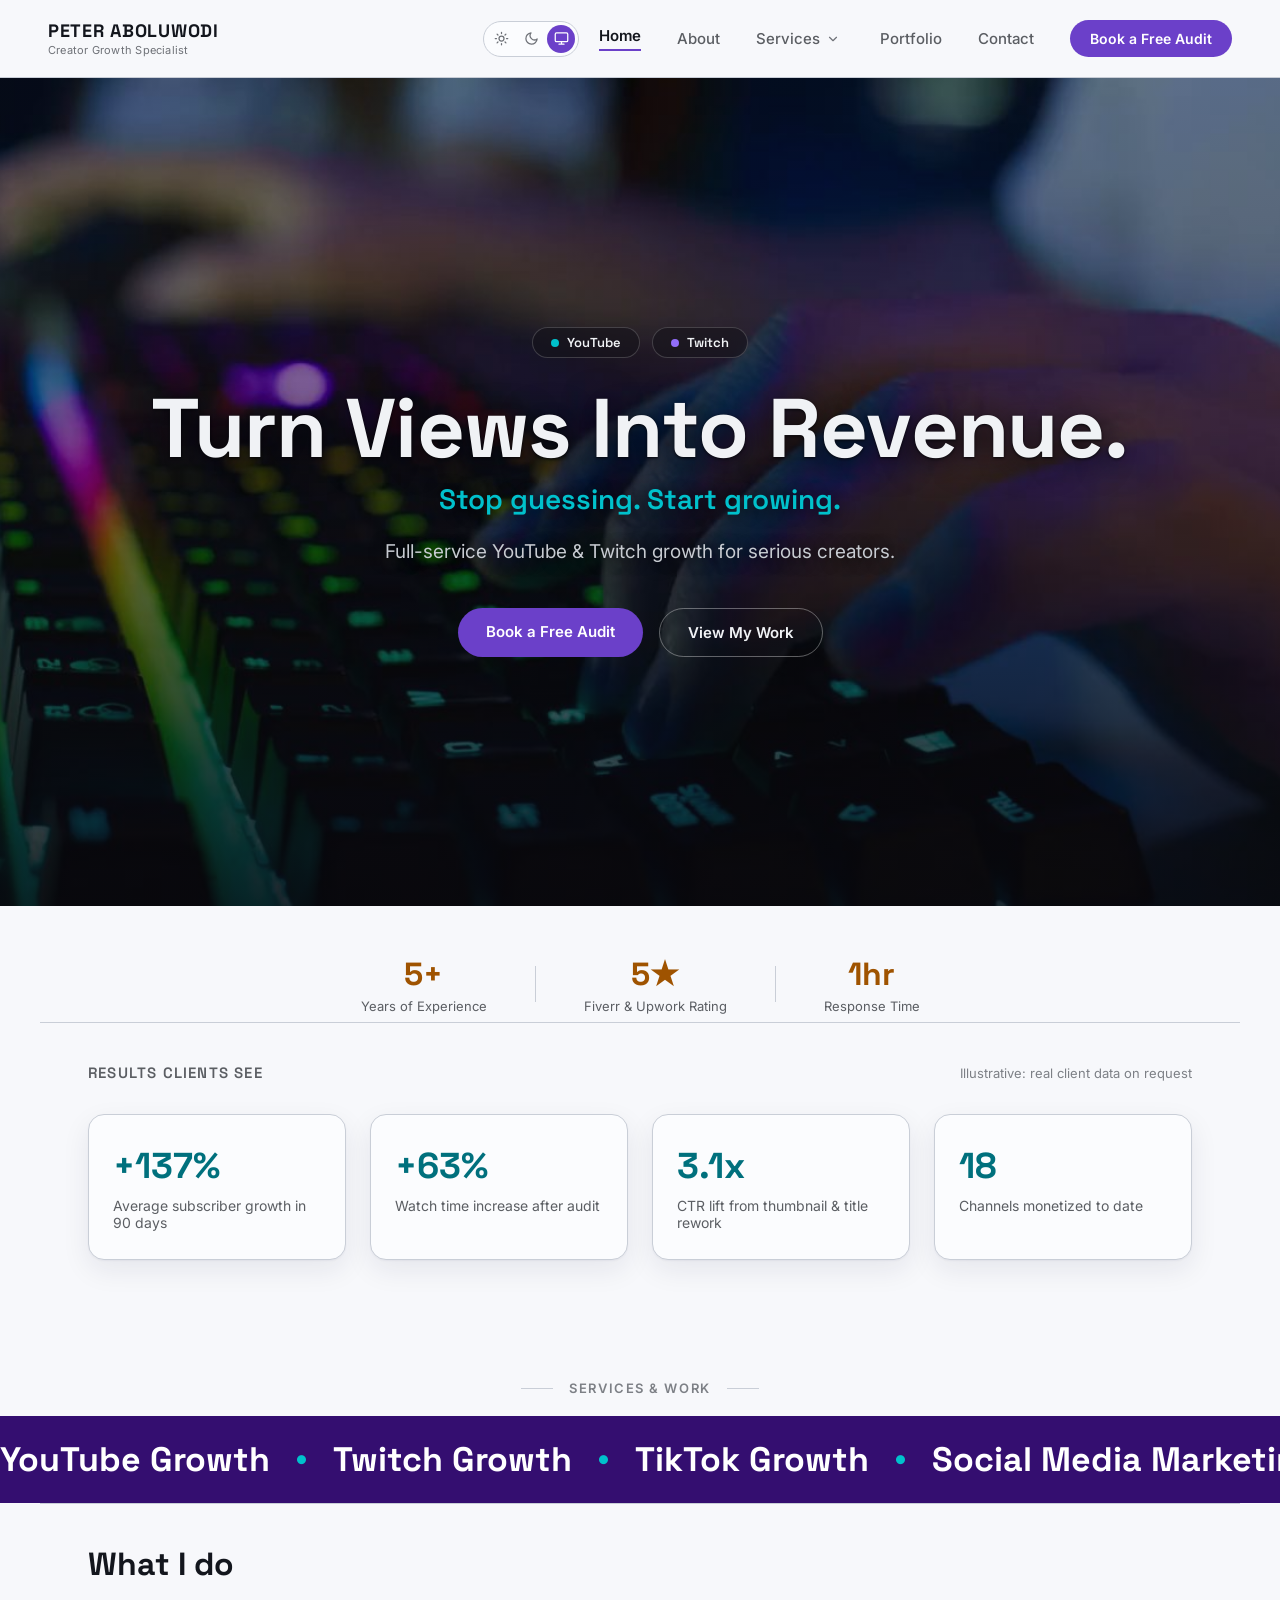
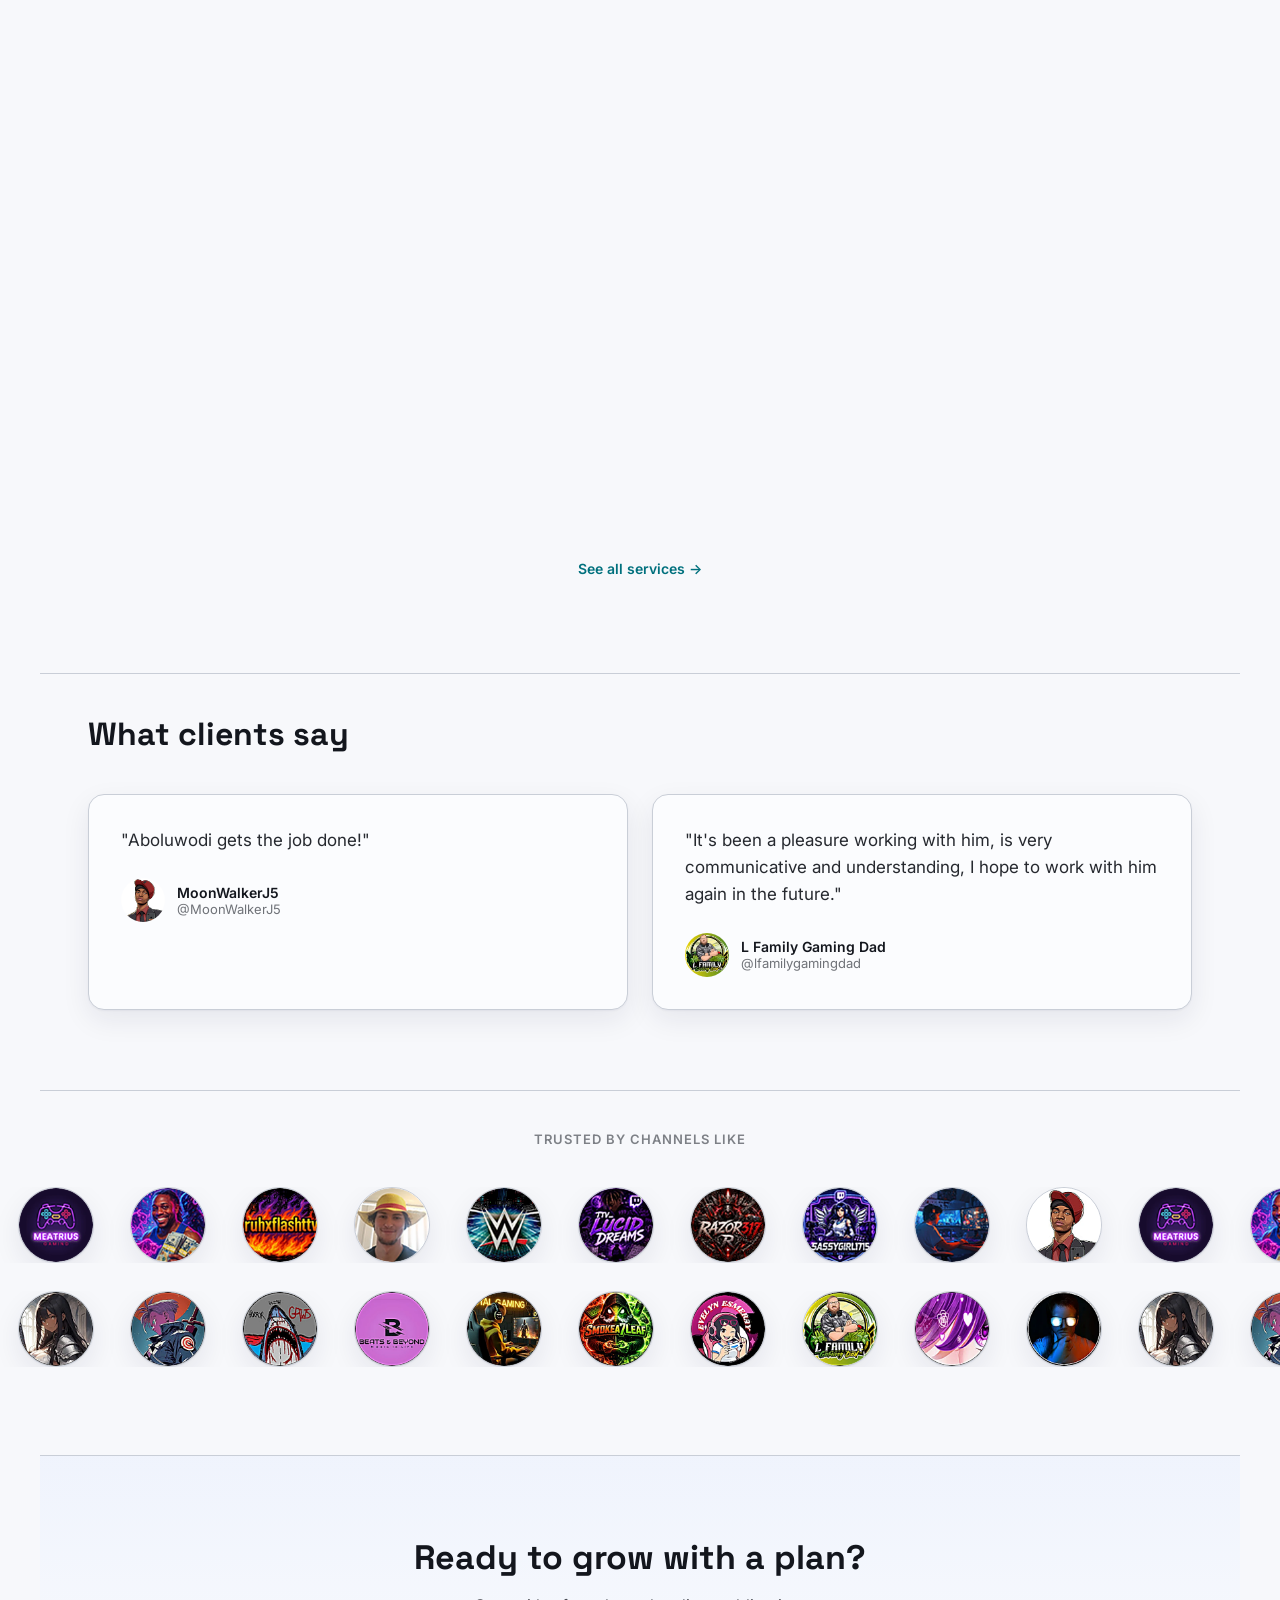
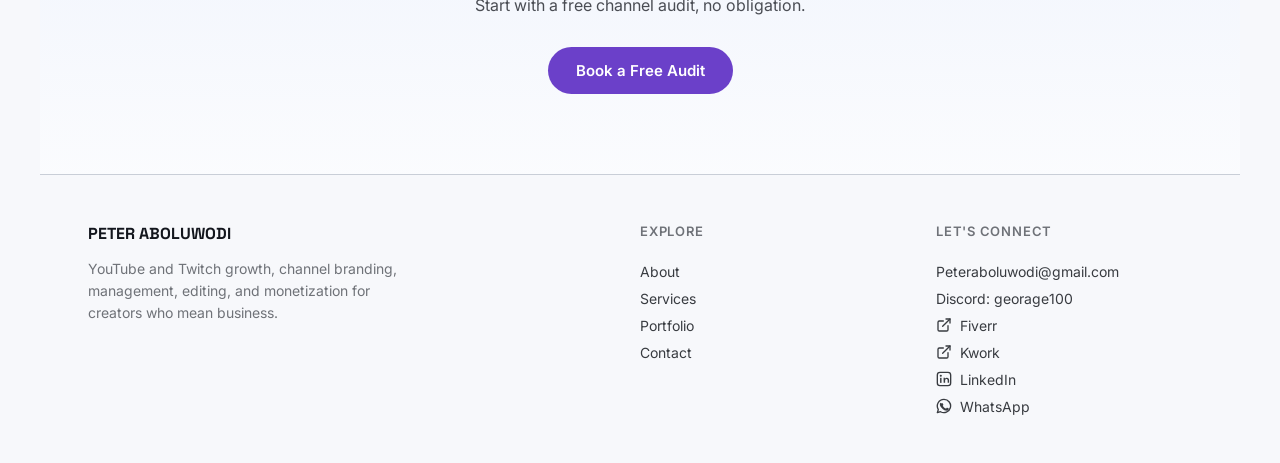
<file: index.html>
<!DOCTYPE html>
<html lang="en">
<head>
<meta charset="UTF-8">
<meta name="viewport" content="width=device-width, initial-scale=1">
<title>Peter Aboluwodi - YouTube &amp; Twitch Growth</title>
<link rel="preconnect" href="https://fonts.googleapis.com">
<link rel="preconnect" href="https://fonts.gstatic.com" crossorigin>
<link href="https://fonts.googleapis.com/css2?family=Space+Grotesk:wght@500;600;700&family=Inter:wght@400;500;600;700&display=swap" rel="stylesheet">
<link rel="stylesheet" href="styles.css">
<link rel="icon" type="image/png" href="images/Favicon (2).png">
<script>
(function () {
  try {
    var pref = localStorage.getItem('theme') || 'system';
    var resolved = pref === 'system' ? (window.matchMedia('(prefers-color-scheme: dark)').matches ? 'dark' : 'light') : pref;
    document.documentElement.dataset.theme = resolved;
  } catch (e) {}
})();
</script>
<script src="nav.js" defer></script>
<script src="theme.js" defer></script>
</head>
<body>

<header class="nav">
  <a href="index.html" class="nav-brand">
    <span class="nav-brand-name">PETER ABOLUWODI</span>
    <span class="nav-brand-tagline">Creator Growth Specialist</span>
  </a>
  <div class="nav-right">
    <div class="theme-toggle" role="group" aria-label="Theme">
      <button type="button" class="theme-btn" data-theme-choice="light" aria-label="Light theme" title="Light">
        <svg viewBox="0 0 24 24" fill="none" stroke="currentColor" stroke-width="2" stroke-linecap="round" stroke-linejoin="round" aria-hidden="true"><circle cx="12" cy="12" r="4"></circle><path d="M12 2v2M12 20v2M4.93 4.93l1.41 1.41M17.66 17.66l1.41 1.41M2 12h2M20 12h2M4.93 19.07l1.41-1.41M17.66 6.34l1.41-1.41"></path></svg>
      </button>
      <button type="button" class="theme-btn" data-theme-choice="dark" aria-label="Dark theme" title="Dark">
        <svg viewBox="0 0 24 24" fill="none" stroke="currentColor" stroke-width="2" stroke-linecap="round" stroke-linejoin="round" aria-hidden="true"><path d="M21 12.79A9 9 0 1 1 11.21 3 7 7 0 0 0 21 12.79z"></path></svg>
      </button>
      <button type="button" class="theme-btn" data-theme-choice="system" aria-label="Match system theme" title="System">
        <svg viewBox="0 0 24 24" fill="none" stroke="currentColor" stroke-width="2" stroke-linecap="round" stroke-linejoin="round" aria-hidden="true"><rect x="2" y="3" width="20" height="14" rx="2"></rect><path d="M8 21h8M12 17v4"></path></svg>
      </button>
    </div>
    <button class="nav-toggle" id="nav-toggle" type="button" aria-expanded="false" aria-controls="nav-links" aria-label="Toggle menu">
      <span></span><span></span><span></span>
    </button>
    <nav class="nav-links" id="nav-links">
      <a href="index.html" class="nav-link nav-link--active">Home</a>
      <a href="about.html" class="nav-link">About</a>
      <div class="nav-item nav-item--dropdown">
        <a href="services.html" class="nav-link">Services</a>
        <button type="button" class="nav-dropdown-toggle" aria-expanded="false" aria-controls="nav-dropdown-services" aria-label="Toggle services menu">
          <svg class="nav-dropdown-chevron" viewBox="0 0 24 24" fill="none" stroke="currentColor" stroke-width="2" stroke-linecap="round" stroke-linejoin="round" aria-hidden="true"><polyline points="6 9 12 15 18 9"></polyline></svg>
        </button>
        <div class="nav-dropdown" id="nav-dropdown-services">
          <div class="nav-dropdown-inner">
            <a href="services.html#seo-promotion" class="nav-dropdown-item"><span class="nav-dropdown-num">01</span>YouTube SEO &amp; Promotion</a>
            <a href="services.html#channel-management" class="nav-dropdown-item"><span class="nav-dropdown-num">02</span>Channel Management &amp; Audit</a>
            <a href="services.html#video-editing" class="nav-dropdown-item"><span class="nav-dropdown-num">03</span>YouTube Video Editing</a>
            <a href="services.html#twitch-promotion" class="nav-dropdown-item"><span class="nav-dropdown-num">04</span>Twitch Promotion &amp; Branding</a>
            <a href="services.html#monetization" class="nav-dropdown-item"><span class="nav-dropdown-num">05</span>YouTube Monetization</a>
          </div>
        </div>
      </div>
      <a href="portfolio.html" class="nav-link">Portfolio</a>
      <a href="contact.html" class="nav-link">Contact</a>
      <a href="contact.html" class="btn btn--primary btn--sm">Book a Free Audit</a>
    </nav>
  </div>
</header>

<section class="hero">
  <video class="hero-video" autoplay muted loop playsinline poster="videos/hero-poster.jpg" aria-hidden="true">
    <source src="videos/hero-loop.mp4" type="video/mp4" media="(min-width: 641px)">
  </video>
  <div class="hero-scrim" aria-hidden="true"></div>
  <div class="hero-inner">
    <div class="platform-row">
      <span class="platform-tag"><span class="platform-dot platform-dot--yt"></span>YouTube</span>
      <span class="platform-tag"><span class="platform-dot platform-dot--tw"></span>Twitch</span>
    </div>
    <h1>Turn Views Into Revenue.</h1>
    <p class="hero-subhead">Stop guessing. Start growing.</p>
    <p class="hero-lead">Full-service YouTube &amp; Twitch growth for serious creators.</p>
    <div class="hero-actions">
      <a href="contact.html" class="btn btn--primary">Book a Free Audit</a>
      <a href="portfolio.html" class="btn btn--outline">View My Work</a>
    </div>
  </div>
</section>

<main>

  <section class="trust-bar">
    <div class="trust-stat">
      <div class="trust-stat-number">5+</div>
      <div class="trust-stat-label">Years of Experience</div>
    </div>
    <div class="trust-divider" aria-hidden="true"></div>
    <div class="trust-stat">
      <div class="trust-stat-number">5★</div>
      <div class="trust-stat-label">Fiverr &amp; Upwork Rating</div>
    </div>
    <div class="trust-divider" aria-hidden="true"></div>
    <div class="trust-stat">
      <div class="trust-stat-number">1hr</div>
      <div class="trust-stat-label">Response Time</div>
    </div>
  </section>

  <section class="section section--bordered">
    <div class="section-head">
      <h2 class="eyebrow-heading">Results clients see</h2>
      <span class="section-note">Illustrative: real client data on request</span>
    </div>
    <div class="stats-grid">
      <div class="stat-card">
        <div class="stat-number">+140%</div>
        <div class="stat-desc">Average subscriber growth in 90 days</div>
      </div>
      <div class="stat-card">
        <div class="stat-number">+65%</div>
        <div class="stat-desc">Watch time increase after audit</div>
      </div>
      <div class="stat-card">
        <div class="stat-number">3.2x</div>
        <div class="stat-desc">CTR lift from thumbnail &amp; title rework</div>
      </div>
      <div class="stat-card">
        <div class="stat-number">18</div>
        <div class="stat-desc">Channels monetized to date</div>
      </div>
    </div>
  </section>

  <div class="ticker-label">
    <span class="ticker-label-line" aria-hidden="true"></span>
    <span class="ticker-label-text">Services &amp; Work</span>
    <span class="ticker-label-line" aria-hidden="true"></span>
  </div>

  <section class="ticker-band" aria-hidden="true">
    <div class="ticker-track">
      <div class="ticker-half">
        <span class="ticker-item">YouTube Growth</span><span class="ticker-dot">&#9679;</span>
        <span class="ticker-item">Twitch Growth</span><span class="ticker-dot">&#9679;</span>
        <span class="ticker-item">TikTok Growth</span><span class="ticker-dot">&#9679;</span>
        <span class="ticker-item">Social Media Marketing</span><span class="ticker-dot">&#9679;</span>
        <span class="ticker-item">Channel Management</span><span class="ticker-dot">&#9679;</span>
        <span class="ticker-item">Video Editing</span><span class="ticker-dot">&#9679;</span>
        <span class="ticker-item">Digital Marketing</span><span class="ticker-dot">&#9679;</span>
        <span class="ticker-item">YouTube Growth</span><span class="ticker-dot">&#9679;</span>
        <span class="ticker-item">Twitch Growth</span><span class="ticker-dot">&#9679;</span>
        <span class="ticker-item">TikTok Growth</span><span class="ticker-dot">&#9679;</span>
        <span class="ticker-item">Social Media Marketing</span><span class="ticker-dot">&#9679;</span>
        <span class="ticker-item">Channel Management</span><span class="ticker-dot">&#9679;</span>
        <span class="ticker-item">Video Editing</span><span class="ticker-dot">&#9679;</span>
        <span class="ticker-item">Digital Marketing</span><span class="ticker-dot">&#9679;</span>
      </div>
      <div class="ticker-half">
        <span class="ticker-item">YouTube Growth</span><span class="ticker-dot">&#9679;</span>
        <span class="ticker-item">Twitch Growth</span><span class="ticker-dot">&#9679;</span>
        <span class="ticker-item">TikTok Growth</span><span class="ticker-dot">&#9679;</span>
        <span class="ticker-item">Social Media Marketing</span><span class="ticker-dot">&#9679;</span>
        <span class="ticker-item">Channel Management</span><span class="ticker-dot">&#9679;</span>
        <span class="ticker-item">Video Editing</span><span class="ticker-dot">&#9679;</span>
        <span class="ticker-item">Digital Marketing</span><span class="ticker-dot">&#9679;</span>
        <span class="ticker-item">YouTube Growth</span><span class="ticker-dot">&#9679;</span>
        <span class="ticker-item">Twitch Growth</span><span class="ticker-dot">&#9679;</span>
        <span class="ticker-item">TikTok Growth</span><span class="ticker-dot">&#9679;</span>
        <span class="ticker-item">Social Media Marketing</span><span class="ticker-dot">&#9679;</span>
        <span class="ticker-item">Channel Management</span><span class="ticker-dot">&#9679;</span>
        <span class="ticker-item">Video Editing</span><span class="ticker-dot">&#9679;</span>
        <span class="ticker-item">Digital Marketing</span><span class="ticker-dot">&#9679;</span>
      </div>
    </div>
  </section>

  <section class="section section--bordered">
    <h2 class="section-title">What I do</h2>
    <div class="services-grid">
      <a class="service-card" href="portfolio.html">
        <div class="service-card-inner">
          <div class="service-card-face service-card-face--front">
            <div class="service-icon"></div>
            <h3>YouTube SEO &amp; Promotion</h3>
            <p>Keyword strategy, metadata, and promotion that get the right people watching.</p>
          </div>
          <div class="service-card-face service-card-face--back">
            <h3>View Portfolio <span class="cta-arrow">→</span></h3>
            <p>See real SEO &amp; promotion results from client channels.</p>
          </div>
        </div>
      </a>
      <a class="service-card" href="portfolio.html">
        <div class="service-card-inner">
          <div class="service-card-face service-card-face--front">
            <div class="service-icon"></div>
            <h3>Channel Management &amp; Audit</h3>
            <p>A full audit of what's working, what isn't, and hands-on management going forward.</p>
          </div>
          <div class="service-card-face service-card-face--back">
            <h3>View Portfolio <span class="cta-arrow">→</span></h3>
            <p>See channel audits and management work in action.</p>
          </div>
        </div>
      </a>
      <a class="service-card" href="portfolio.html">
        <div class="service-card-inner">
          <div class="service-card-face service-card-face--front">
            <div class="service-icon"></div>
            <h3>Video Editing</h3>
            <p>Edits built to hold attention and keep watch time climbing.</p>
          </div>
          <div class="service-card-face service-card-face--back">
            <h3>View Portfolio <span class="cta-arrow">→</span></h3>
            <p>See edited videos and before/after examples.</p>
          </div>
        </div>
      </a>
      <a class="service-card" href="portfolio.html">
        <div class="service-card-inner">
          <div class="service-card-face service-card-face--front">
            <div class="service-icon"></div>
            <h3>Twitch Promotion &amp; Branding</h3>
            <p>Stream branding and promotion that builds a real audience, not just viewers.</p>
          </div>
          <div class="service-card-face service-card-face--back">
            <h3>View Portfolio <span class="cta-arrow">→</span></h3>
            <p>See stream branding and growth work.</p>
          </div>
        </div>
      </a>
      <a class="service-card" href="portfolio.html">
        <div class="service-card-inner">
          <div class="service-card-face service-card-face--front">
            <div class="service-icon"></div>
            <h3>YouTube Monetization</h3>
            <p>Getting channels eligible, approved, and earning, the right way.</p>
          </div>
          <div class="service-card-face service-card-face--back">
            <h3>View Portfolio <span class="cta-arrow">→</span></h3>
            <p>See monetization case studies and outcomes.</p>
          </div>
        </div>
      </a>
      <a href="services.html" class="services-cta">See all services →</a>
    </div>
  </section>

  <section class="section section--bordered">
    <h2 class="section-title">What clients say</h2>
    <div class="testimonials-grid">
      <div class="testimonial-card">
        <p class="testimonial-quote">"Aboluwodi gets the job done!"</p>
        <div class="testimonial-author">
          <img class="testimonial-avatar" src="images/testimonial-moonwalkerj5.jpg" alt="MoonWalkerJ5">
          <div>
            <div class="testimonial-name"><a href="https://www.youtube.com/@MoonWalkerJ5" target="_blank" rel="noopener noreferrer">MoonWalkerJ5</a></div>
            <div class="testimonial-channel">@MoonWalkerJ5</div>
          </div>
        </div>
      </div>
      <div class="testimonial-card">
        <p class="testimonial-quote">"It's been a pleasure working with him, is very communicative and understanding, I hope to work with him again in the future."</p>
        <div class="testimonial-author">
          <img class="testimonial-avatar" src="images/testimonial-lfamilygamingdad.png" alt="L Family Gaming Dad">
          <div>
            <div class="testimonial-name"><a href="https://www.youtube.com/@lfamilygamingdad" target="_blank" rel="noopener noreferrer">L Family Gaming Dad</a></div>
            <div class="testimonial-channel">@lfamilygamingdad</div>
          </div>
        </div>
      </div>
    </div>
  </section>

  <section class="section section--bordered">
    <div class="logos-label">Trusted by channels like</div>
    <div class="logo-marquee">
      <div class="logo-marquee-row">
        <div class="logo-marquee-track logo-marquee-track--left">
          <div class="logo-marquee-half">
            <img class="logo-marquee-item" src="images/logos/logo-01.webp" alt="Meatrius" loading="lazy">
            <img class="logo-marquee-item" src="images/logos/logo-02.webp" alt="Client channel" loading="lazy">
            <img class="logo-marquee-item" src="images/logos/logo-03.webp" alt="ruhxflashttv" loading="lazy">
            <img class="logo-marquee-item" src="images/logos/logo-04.webp" alt="Client channel" loading="lazy">
            <img class="logo-marquee-item" src="images/logos/logo-05.webp" alt="WWE" loading="lazy">
            <img class="logo-marquee-item" src="images/logos/logo-06.webp" alt="TTV Lucid Dreams" loading="lazy">
            <img class="logo-marquee-item" src="images/logos/logo-07.webp" alt="RAZOR317" loading="lazy">
            <img class="logo-marquee-item" src="images/logos/logo-08.webp" alt="SassyGirl1715" loading="lazy">
            <img class="logo-marquee-item" src="images/logos/logo-09.webp" alt="Client channel" loading="lazy">
            <img class="logo-marquee-item" src="images/logos/logo-10.webp" alt="MoonWalkerJ5" loading="lazy">
          </div>
          <div class="logo-marquee-half" aria-hidden="true">
            <img class="logo-marquee-item" src="images/logos/logo-01.webp" alt="" loading="lazy">
            <img class="logo-marquee-item" src="images/logos/logo-02.webp" alt="" loading="lazy">
            <img class="logo-marquee-item" src="images/logos/logo-03.webp" alt="" loading="lazy">
            <img class="logo-marquee-item" src="images/logos/logo-04.webp" alt="" loading="lazy">
            <img class="logo-marquee-item" src="images/logos/logo-05.webp" alt="" loading="lazy">
            <img class="logo-marquee-item" src="images/logos/logo-06.webp" alt="" loading="lazy">
            <img class="logo-marquee-item" src="images/logos/logo-07.webp" alt="" loading="lazy">
            <img class="logo-marquee-item" src="images/logos/logo-08.webp" alt="" loading="lazy">
            <img class="logo-marquee-item" src="images/logos/logo-09.webp" alt="" loading="lazy">
            <img class="logo-marquee-item" src="images/logos/logo-10.webp" alt="" loading="lazy">
          </div>
        </div>
      </div>
      <div class="logo-marquee-row">
        <div class="logo-marquee-track logo-marquee-track--right">
          <div class="logo-marquee-half">
            <img class="logo-marquee-item" src="images/logos/logo-11.webp" alt="Client channel" loading="lazy">
            <img class="logo-marquee-item" src="images/logos/logo-12.webp" alt="Client channel" loading="lazy">
            <img class="logo-marquee-item" src="images/logos/logo-13.webp" alt="Horror with Claws" loading="lazy">
            <img class="logo-marquee-item" src="images/logos/logo-14.webp" alt="Beats &amp; Beyond" loading="lazy">
            <img class="logo-marquee-item" src="images/logos/logo-15.webp" alt="Client channel" loading="lazy">
            <img class="logo-marquee-item" src="images/logos/logo-16.webp" alt="Smokea7Leaf" loading="lazy">
            <img class="logo-marquee-item" src="images/logos/logo-17.webp" alt="Evelyn Esmeray" loading="lazy">
            <img class="logo-marquee-item" src="images/logos/logo-18.webp" alt="L Family Gaming Dad" loading="lazy">
            <img class="logo-marquee-item" src="images/logos/logo-19.webp" alt="Client channel" loading="lazy">
            <img class="logo-marquee-item" src="images/logos/logo-20.webp" alt="Client channel" loading="lazy">
          </div>
          <div class="logo-marquee-half" aria-hidden="true">
            <img class="logo-marquee-item" src="images/logos/logo-11.webp" alt="" loading="lazy">
            <img class="logo-marquee-item" src="images/logos/logo-12.webp" alt="" loading="lazy">
            <img class="logo-marquee-item" src="images/logos/logo-13.webp" alt="" loading="lazy">
            <img class="logo-marquee-item" src="images/logos/logo-14.webp" alt="" loading="lazy">
            <img class="logo-marquee-item" src="images/logos/logo-15.webp" alt="" loading="lazy">
            <img class="logo-marquee-item" src="images/logos/logo-16.webp" alt="" loading="lazy">
            <img class="logo-marquee-item" src="images/logos/logo-17.webp" alt="" loading="lazy">
            <img class="logo-marquee-item" src="images/logos/logo-18.webp" alt="" loading="lazy">
            <img class="logo-marquee-item" src="images/logos/logo-19.webp" alt="" loading="lazy">
            <img class="logo-marquee-item" src="images/logos/logo-20.webp" alt="" loading="lazy">
          </div>
        </div>
      </div>
    </div>
  </section>

  <section class="cta-section">
    <h2>Ready to grow with a plan?</h2>
    <p>Start with a free channel audit, no obligation.</p>
    <a href="contact.html" class="btn btn--primary">Book a Free Audit</a>
  </section>

</main>

<footer class="site-footer">
  <div class="footer-about">
    <div class="footer-brand">PETER ABOLUWODI</div>
    <p>YouTube and Twitch growth, channel branding, management, editing, and monetization for creators who mean business.</p>
  </div>
  <div class="footer-col">
    <div class="footer-heading">Explore</div>
    <a href="about.html">About</a>
    <a href="services.html">Services</a>
    <a href="portfolio.html">Portfolio</a>
    <a href="contact.html">Contact</a>
  </div>
  <div class="footer-col">
    <div class="footer-heading">Let's Connect</div>
    <a href="mailto:Peteraboluwodi@gmail.com">Peteraboluwodi@gmail.com</a>
    <div class="footer-text">Discord: georage100</div>
    <a class="footer-social" href="https://www.fiverr.com/adesuloyepeter" target="_blank" rel="noopener">
      <svg class="footer-social-icon" viewBox="0 0 24 24" fill="none" stroke="currentColor" stroke-width="2" stroke-linecap="round" stroke-linejoin="round" aria-hidden="true"><path d="M18 13v6a2 2 0 0 1-2 2H5a2 2 0 0 1-2-2V8a2 2 0 0 1 2-2h6"></path><polyline points="15 3 21 3 21 9"></polyline><line x1="10" y1="14" x2="21" y2="3"></line></svg>
      <span>Fiverr</span>
    </a>
    <a class="footer-social" href="https://kwork.com/user/georage100" target="_blank" rel="noopener">
      <svg class="footer-social-icon" viewBox="0 0 24 24" fill="none" stroke="currentColor" stroke-width="2" stroke-linecap="round" stroke-linejoin="round" aria-hidden="true"><path d="M18 13v6a2 2 0 0 1-2 2H5a2 2 0 0 1-2-2V8a2 2 0 0 1 2-2h6"></path><polyline points="15 3 21 3 21 9"></polyline><line x1="10" y1="14" x2="21" y2="3"></line></svg>
      <span>Kwork</span>
    </a>
    <a class="footer-social" href="https://www.linkedin.com/in/peter-aboluwodi-520896387" target="_blank" rel="noopener">
      <svg class="footer-social-icon" viewBox="0 0 24 24" aria-hidden="true"><rect x="2" y="2" width="20" height="20" rx="4" fill="none" stroke="currentColor" stroke-width="2"></rect><circle cx="7.2" cy="7.2" r="1.6" fill="currentColor"></circle><rect x="6.1" y="10.2" width="2.2" height="7.6" fill="currentColor"></rect><path d="M11.3 10.2h2.1v1.3c.5-.9 1.5-1.5 2.9-1.5 2.2 0 3.4 1.5 3.4 4.1v3.7h-2.2v-3.4c0-1.4-.5-2.4-1.8-2.4-1 0-1.6.7-1.9 1.3-.1.2-.1.5-.1.8v3.7h-2.2z" fill="currentColor"></path></svg>
      <span>LinkedIn</span>
    </a>
    <a class="footer-social" href="https://wa.me/2347088361880" target="_blank" rel="noopener">
      <svg class="footer-social-icon" viewBox="0 0 24 24" aria-hidden="true"><path d="M12 2a10 10 0 0 0-8.5 15.3L2 22l4.8-1.4A10 10 0 1 0 12 2Z" fill="none" stroke="currentColor" stroke-width="2" stroke-linecap="round" stroke-linejoin="round"></path><path d="M8.5 8.3c.2-.5.5-.5.7-.5h.5c.2 0 .4 0 .6.4.2.5.7 1.6.7 1.7.1.1.1.3 0 .4-.1.2-.1.3-.3.4-.1.2-.3.3-.4.5-.1.1-.3.3-.1.6.2.4.9 1.4 1.9 2.3 1.3 1.1 2.4 1.5 2.8 1.6.2.1.4.1.5-.1.2-.1.6-.7.8-.9.2-.2.3-.2.6-.1.2.1 1.5.7 1.8.8.3.1.5.2.5.3.1.2.1.9-.2 1.7-.3.8-1.6 1.5-2.2 1.6-.6.1-1.3.1-2.1-.1-.5-.2-1.1-.4-1.9-.7-3.3-1.4-5.5-4.8-5.6-5-.2-.2-1.3-1.8-1.3-3.4 0-1.6.9-2.4 1.2-2.7Z" fill="currentColor"></path></svg>
      <span>WhatsApp</span>
    </a>
  </div>
</footer>

<script>
  (function () {
    var video = document.querySelector('.hero-video');
    if (!video) return;
    if (window.matchMedia('(prefers-reduced-motion: reduce)').matches) {
      video.removeAttribute('autoplay');
      video.pause();
    }
  })();
</script>

<script>
  (function () {
    var cards = document.querySelectorAll('.stat-card');
    if (!cards.length) return;

    var reduce = window.matchMedia('(prefers-reduced-motion: reduce)').matches;

    cards.forEach(function (card, i) {
      card.style.transitionDelay = reduce ? '0s' : (i * 90) + 'ms';
    });

    function animateCount(el) {
      var text = el.textContent.trim();
      var match = text.match(/^([^0-9]*)([0-9]+(?:\.[0-9]+)?)([^0-9]*)$/);
      if (!match) return;
      var prefix = match[1];
      var target = parseFloat(match[2]);
      var suffix = match[3];
      var decimals = match[2].indexOf('.') !== -1 ? match[2].split('.')[1].length : 0;
      var duration = 1200;
      var start = null;

      function step(ts) {
        if (start === null) start = ts;
        var progress = Math.min((ts - start) / duration, 1);
        var eased = 1 - Math.pow(1 - progress, 3);
        el.textContent = prefix + (target * eased).toFixed(decimals) + suffix;
        if (progress < 1) requestAnimationFrame(step);
        else el.textContent = prefix + target.toFixed(decimals) + suffix;
      }
      requestAnimationFrame(step);
    }

    if (reduce || !('IntersectionObserver' in window)) {
      cards.forEach(function (card) { card.classList.add('is-visible'); });
      return;
    }

    var observer = new IntersectionObserver(function (entries) {
      entries.forEach(function (entry) {
        if (!entry.isIntersecting) return;
        var card = entry.target;
        card.classList.add('is-visible');
        var numEl = card.querySelector('.stat-number');
        if (numEl) animateCount(numEl);
        observer.unobserve(card);
      });
    }, { threshold: 0.4 });

    cards.forEach(function (card) { observer.observe(card); });
  })();
</script>

<!--Start of Tawk.to Script-->
<script type="text/javascript">
var Tawk_API=Tawk_API||{}, Tawk_LoadStart=new Date();
(function(){
var s1=document.createElement("script"),s0=document.getElementsByTagName("script")[0];
s1.async=true;
s1.src='https://embed.tawk.to/6a80bb891d62051d4f67ff7a/1k03dp4vj';
s1.charset='UTF-8';
s1.setAttribute('crossorigin','*');
s0.parentNode.insertBefore(s1,s0);
})();
</script>
<!--End of Tawk.to Script-->

</body>
</html>
</file>
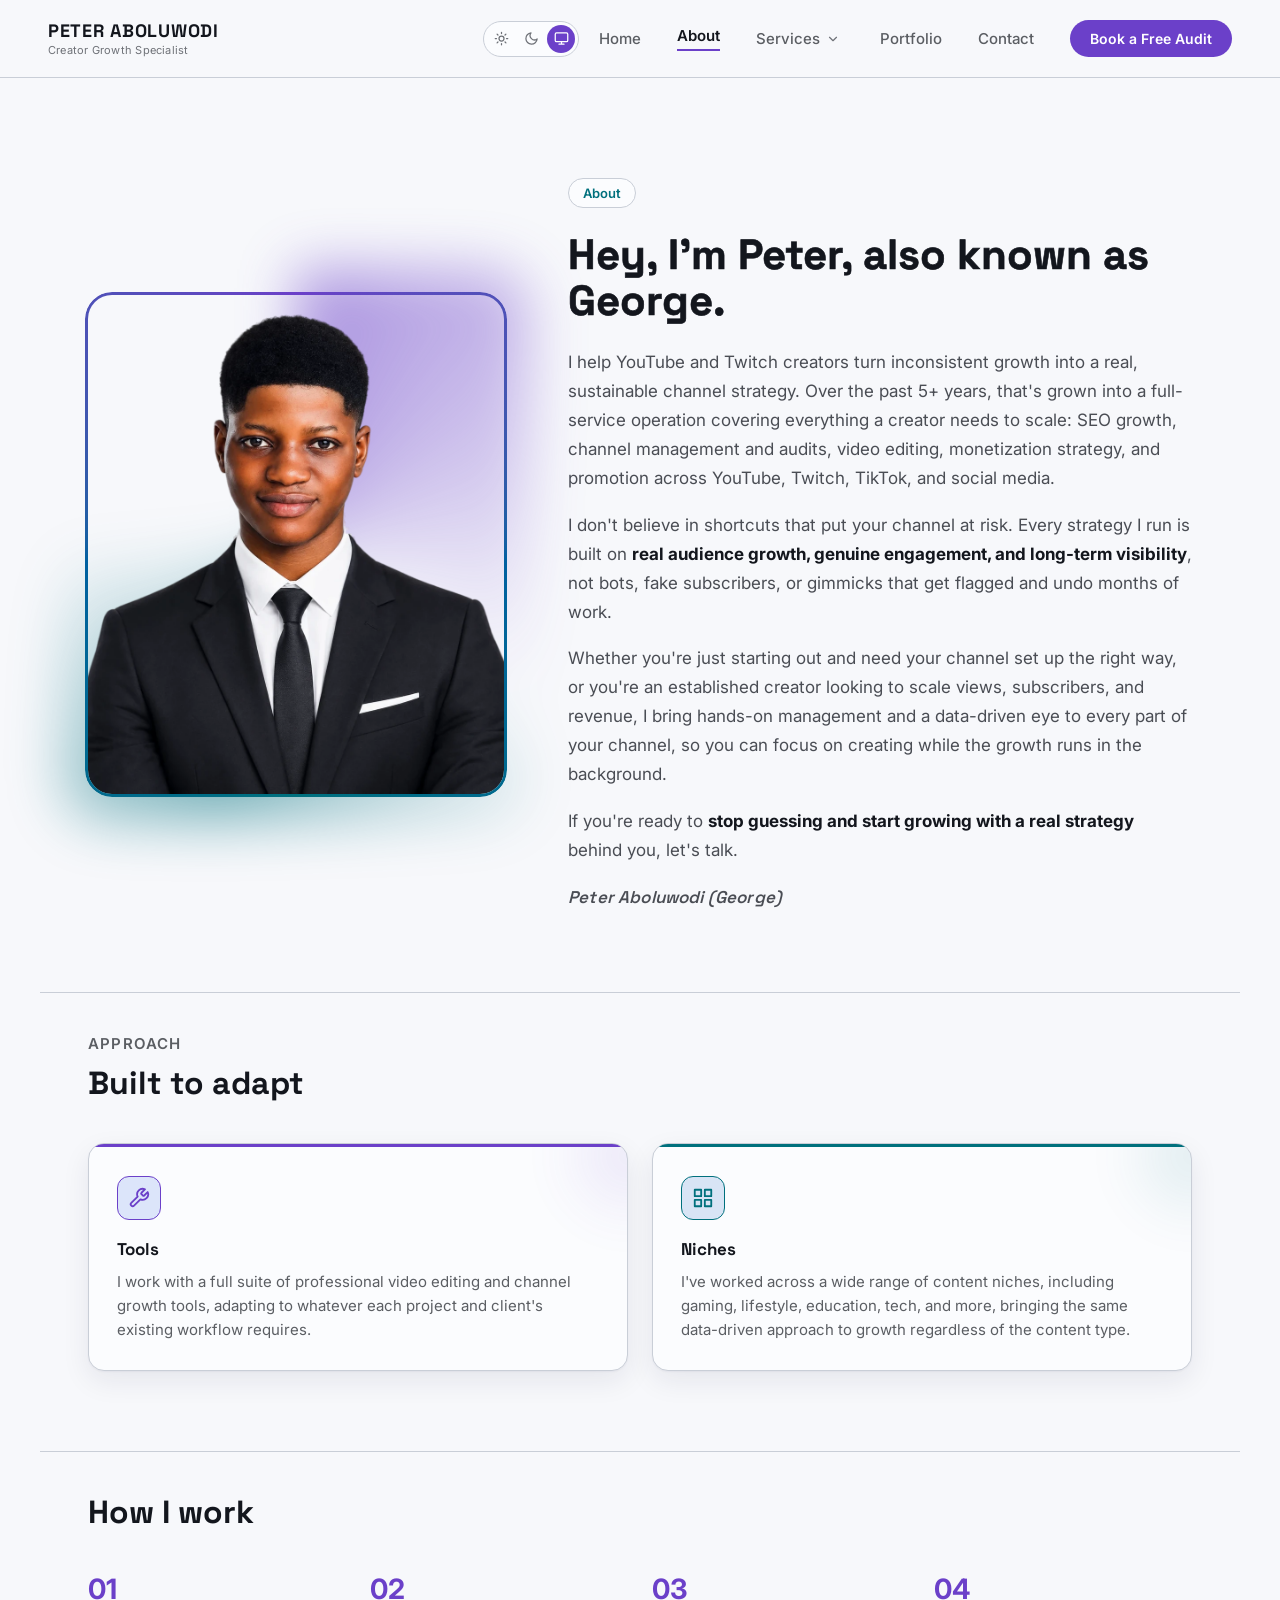
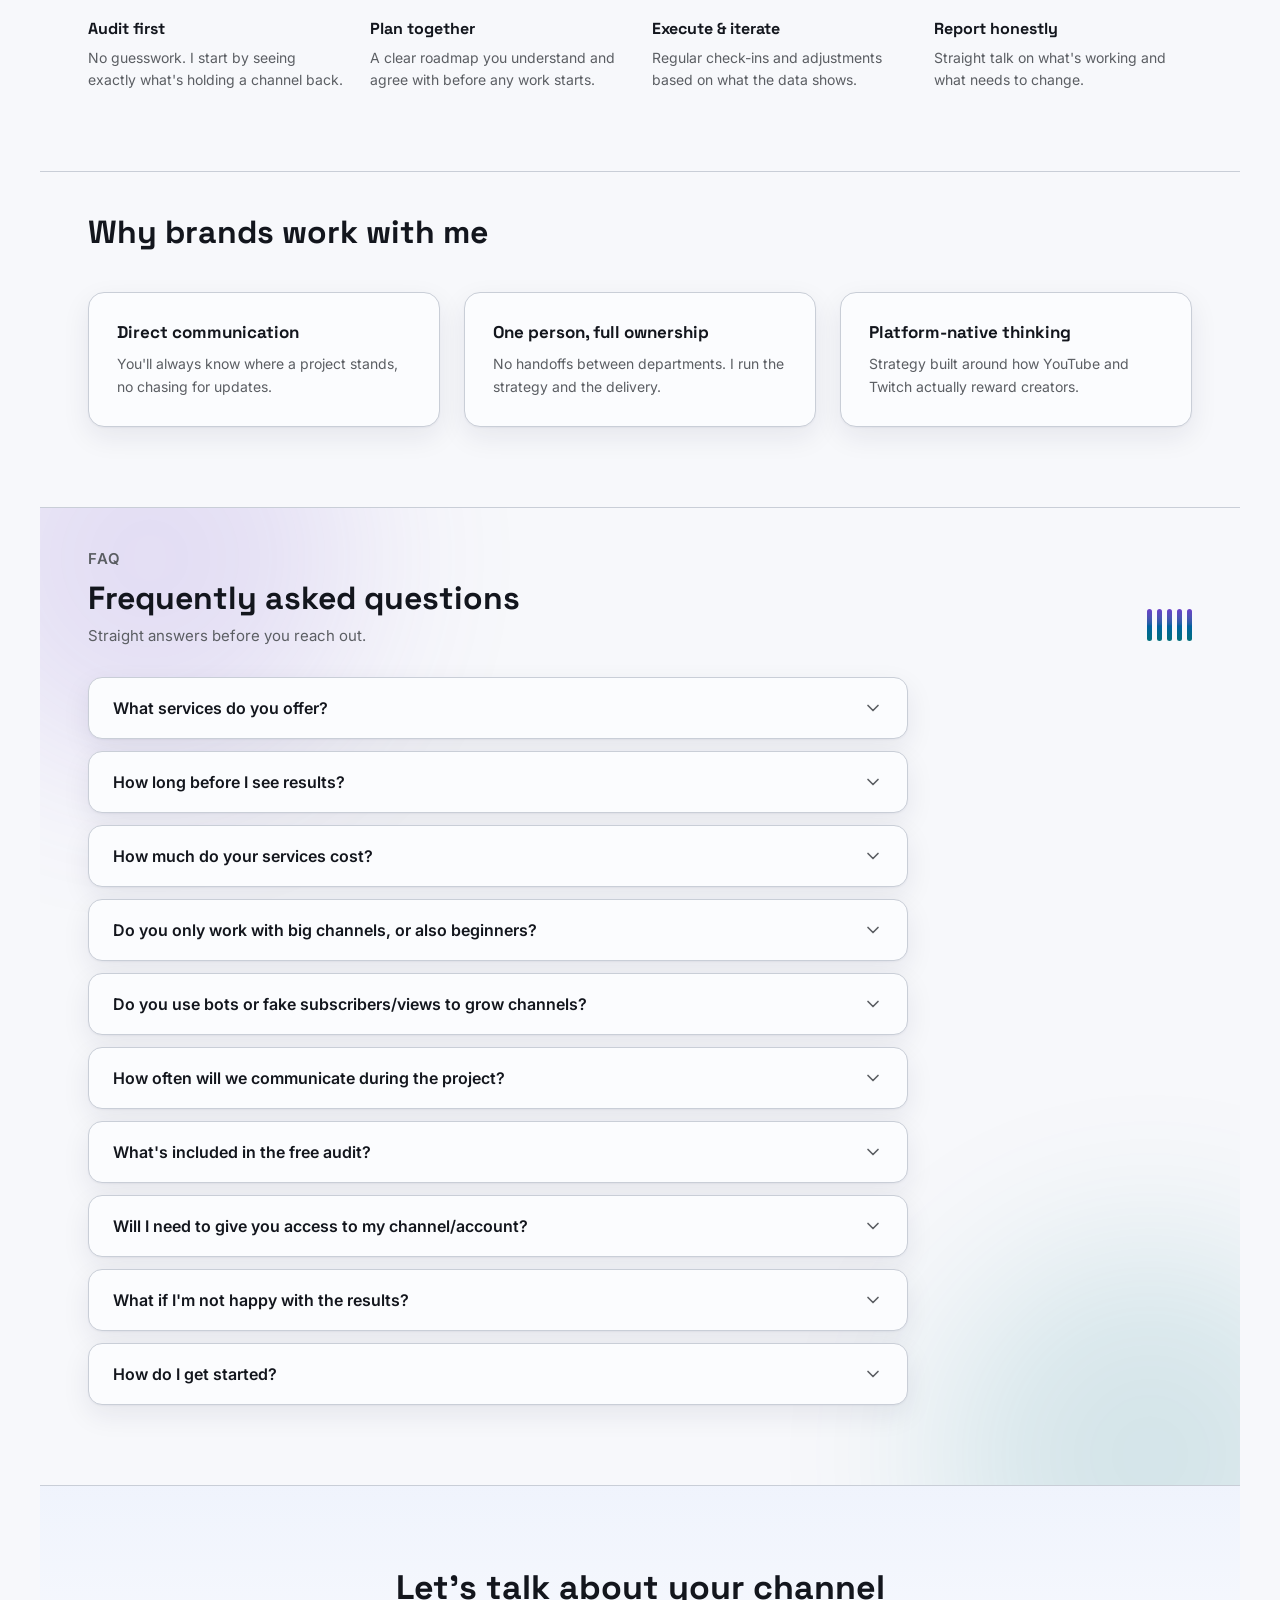
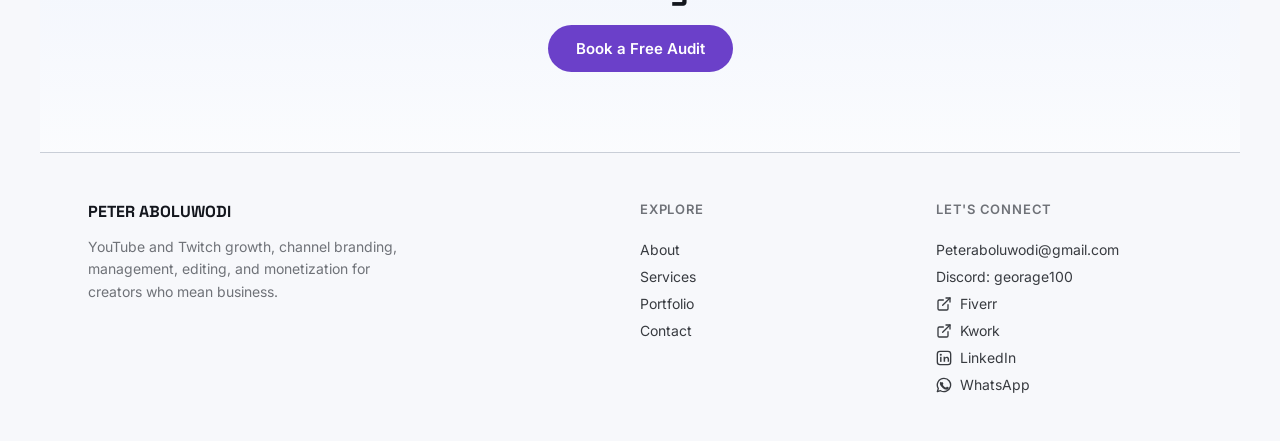
<file: about.html>
<!DOCTYPE html>
<html lang="en">
<head>
<meta charset="UTF-8">
<meta name="viewport" content="width=device-width, initial-scale=1">
<title>About - Peter Aboluwodi</title>
<link rel="preconnect" href="https://fonts.googleapis.com">
<link rel="preconnect" href="https://fonts.gstatic.com" crossorigin>
<link href="https://fonts.googleapis.com/css2?family=Space+Grotesk:wght@500;600;700&family=Inter:wght@400;500;600;700&display=swap" rel="stylesheet">
<link rel="stylesheet" href="styles.css">
<link rel="icon" type="image/png" href="images/Favicon (2).png">
<script>
(function () {
  try {
    var pref = localStorage.getItem('theme') || 'system';
    var resolved = pref === 'system' ? (window.matchMedia('(prefers-color-scheme: dark)').matches ? 'dark' : 'light') : pref;
    document.documentElement.dataset.theme = resolved;
  } catch (e) {}
})();
</script>
<script src="nav.js" defer></script>
<script src="theme.js" defer></script>
</head>
<body>

<header class="nav">
  <a href="index.html" class="nav-brand">
    <span class="nav-brand-name">PETER ABOLUWODI</span>
    <span class="nav-brand-tagline">Creator Growth Specialist</span>
  </a>
  <div class="nav-right">
    <div class="theme-toggle" role="group" aria-label="Theme">
      <button type="button" class="theme-btn" data-theme-choice="light" aria-label="Light theme" title="Light">
        <svg viewBox="0 0 24 24" fill="none" stroke="currentColor" stroke-width="2" stroke-linecap="round" stroke-linejoin="round" aria-hidden="true"><circle cx="12" cy="12" r="4"></circle><path d="M12 2v2M12 20v2M4.93 4.93l1.41 1.41M17.66 17.66l1.41 1.41M2 12h2M20 12h2M4.93 19.07l1.41-1.41M17.66 6.34l1.41-1.41"></path></svg>
      </button>
      <button type="button" class="theme-btn" data-theme-choice="dark" aria-label="Dark theme" title="Dark">
        <svg viewBox="0 0 24 24" fill="none" stroke="currentColor" stroke-width="2" stroke-linecap="round" stroke-linejoin="round" aria-hidden="true"><path d="M21 12.79A9 9 0 1 1 11.21 3 7 7 0 0 0 21 12.79z"></path></svg>
      </button>
      <button type="button" class="theme-btn" data-theme-choice="system" aria-label="Match system theme" title="System">
        <svg viewBox="0 0 24 24" fill="none" stroke="currentColor" stroke-width="2" stroke-linecap="round" stroke-linejoin="round" aria-hidden="true"><rect x="2" y="3" width="20" height="14" rx="2"></rect><path d="M8 21h8M12 17v4"></path></svg>
      </button>
    </div>
    <button class="nav-toggle" id="nav-toggle" type="button" aria-expanded="false" aria-controls="nav-links" aria-label="Toggle menu">
      <span></span><span></span><span></span>
    </button>
    <nav class="nav-links" id="nav-links">
      <a href="index.html" class="nav-link">Home</a>
      <a href="about.html" class="nav-link nav-link--active">About</a>
      <div class="nav-item nav-item--dropdown">
        <a href="services.html" class="nav-link">Services</a>
        <button type="button" class="nav-dropdown-toggle" aria-expanded="false" aria-controls="nav-dropdown-services" aria-label="Toggle services menu">
          <svg class="nav-dropdown-chevron" viewBox="0 0 24 24" fill="none" stroke="currentColor" stroke-width="2" stroke-linecap="round" stroke-linejoin="round" aria-hidden="true"><polyline points="6 9 12 15 18 9"></polyline></svg>
        </button>
        <div class="nav-dropdown" id="nav-dropdown-services">
          <div class="nav-dropdown-inner">
            <a href="services.html#seo-promotion" class="nav-dropdown-item"><span class="nav-dropdown-num">01</span>YouTube SEO &amp; Promotion</a>
            <a href="services.html#channel-management" class="nav-dropdown-item"><span class="nav-dropdown-num">02</span>Channel Management &amp; Audit</a>
            <a href="services.html#video-editing" class="nav-dropdown-item"><span class="nav-dropdown-num">03</span>YouTube Video Editing</a>
            <a href="services.html#twitch-promotion" class="nav-dropdown-item"><span class="nav-dropdown-num">04</span>Twitch Promotion &amp; Branding</a>
            <a href="services.html#monetization" class="nav-dropdown-item"><span class="nav-dropdown-num">05</span>YouTube Monetization</a>
          </div>
        </div>
      </div>
      <a href="portfolio.html" class="nav-link">Portfolio</a>
      <a href="contact.html" class="nav-link">Contact</a>
      <a href="contact.html" class="btn btn--primary btn--sm">Book a Free Audit</a>
    </nav>
  </div>
</header>

<main>

  <section class="about-hero">
    <div class="photo-corners about-photo">
      <img class="photo-contain" src="images/peter-aboluwodi.webp" alt="Peter Aboluwodi">
    </div>
    <div class="about-bio">
      <span class="eyebrow">About</span>
      <h1>Hey, I'm Peter, also known as George.</h1>
      <p>I help YouTube and Twitch creators turn inconsistent growth into a real, sustainable channel strategy. Over the past 5+ years, that's grown into a full-service operation covering everything a creator needs to scale: SEO growth, channel management and audits, video editing, monetization strategy, and promotion across YouTube, Twitch, TikTok, and social media.</p>
      <p>I don't believe in shortcuts that put your channel at risk. Every strategy I run is built on <strong>real audience growth, genuine engagement, and long-term visibility</strong>, not bots, fake subscribers, or gimmicks that get flagged and undo months of work.</p>
      <p>Whether you're just starting out and need your channel set up the right way, or you're an established creator looking to scale views, subscribers, and revenue, I bring hands-on management and a data-driven eye to every part of your channel, so you can focus on creating while the growth runs in the background.</p>
      <p>If you're ready to <strong>stop guessing and start growing with a real strategy</strong> behind you, let's talk.</p>
      <p class="about-signature">Peter Aboluwodi (George)</p>
    </div>
  </section>

  <section class="section section--bordered about-extras">
    <span class="eyebrow-heading">Approach</span>
    <h2 class="section-title" style="margin-top:10px;">Built to adapt</h2>
    <div class="about-extras-grid">
      <div class="about-extras-card">
        <div class="about-extras-icon" aria-hidden="true">
          <svg viewBox="0 0 24 24" fill="none" stroke="currentColor" stroke-width="2" stroke-linecap="round" stroke-linejoin="round"><path d="M14.7 6.3a1 1 0 0 0 0 1.4l1.6 1.6a1 1 0 0 0 1.4 0l3.77-3.77a6 6 0 0 1-7.94 7.94l-6.91 6.91a2.12 2.12 0 0 1-3-3l6.91-6.91a6 6 0 0 1 7.94-7.94l-3.76 3.76z"></path></svg>
        </div>
        <h3>Tools</h3>
        <p>I work with a full suite of professional video editing and channel growth tools, adapting to whatever each project and client's existing workflow requires.</p>
      </div>
      <div class="about-extras-card">
        <div class="about-extras-icon" aria-hidden="true">
          <svg viewBox="0 0 24 24" fill="none" stroke="currentColor" stroke-width="2" stroke-linecap="round" stroke-linejoin="round"><rect x="3" y="3" width="7" height="7"></rect><rect x="14" y="3" width="7" height="7"></rect><rect x="14" y="14" width="7" height="7"></rect><rect x="3" y="14" width="7" height="7"></rect></svg>
        </div>
        <h3>Niches</h3>
        <p>I've worked across a wide range of content niches, including gaming, lifestyle, education, tech, and more, bringing the same data-driven approach to growth regardless of the content type.</p>
      </div>
    </div>
  </section>

  <section class="section section--bordered">
    <h2 class="section-title">How I work</h2>
    <div class="process-grid">
      <div class="process-item">
        <div class="process-num">01</div>
        <h3>Audit first</h3>
        <p>No guesswork. I start by seeing exactly what's holding a channel back.</p>
      </div>
      <div class="process-item">
        <div class="process-num">02</div>
        <h3>Plan together</h3>
        <p>A clear roadmap you understand and agree with before any work starts.</p>
      </div>
      <div class="process-item">
        <div class="process-num">03</div>
        <h3>Execute &amp; iterate</h3>
        <p>Regular check-ins and adjustments based on what the data shows.</p>
      </div>
      <div class="process-item">
        <div class="process-num">04</div>
        <h3>Report honestly</h3>
        <p>Straight talk on what's working and what needs to change.</p>
      </div>
    </div>
  </section>

  <section class="section section--bordered">
    <h2 class="section-title">Why brands work with me</h2>
    <div class="info-grid">
      <div class="info-card">
        <h3>Direct communication</h3>
        <p>You'll always know where a project stands, no chasing for updates.</p>
      </div>
      <div class="info-card">
        <h3>One person, full ownership</h3>
        <p>No handoffs between departments. I run the strategy and the delivery.</p>
      </div>
      <div class="info-card">
        <h3>Platform-native thinking</h3>
        <p>Strategy built around how YouTube and Twitch actually reward creators.</p>
      </div>
    </div>
  </section>

  <section class="section section--bordered faq-section">
    <div class="faq-glow" aria-hidden="true"></div>
    <div class="faq-head">
      <div class="faq-head-text">
        <span class="eyebrow-heading">FAQ</span>
        <h2 class="section-title" style="margin:10px 0 8px;">Frequently asked questions</h2>
        <p class="faq-subtext">Straight answers before you reach out.</p>
      </div>
      <div class="faq-equalizer" aria-hidden="true">
        <span></span><span></span><span></span><span></span><span></span>
      </div>
    </div>

    <div class="faq-list">
      <div class="faq-item">
        <button class="faq-question" type="button" aria-expanded="false">
          <span>What services do you offer?</span>
          <svg class="faq-chevron" viewBox="0 0 24 24" fill="none" stroke="currentColor" stroke-width="2" stroke-linecap="round" stroke-linejoin="round" aria-hidden="true"><polyline points="6 9 12 15 18 9"></polyline></svg>
        </button>
        <div class="faq-answer-wrap">
          <div class="faq-answer-inner">
            <p>I offer full-service YouTube and Twitch growth support, including SEO and promotion, channel management and audits, video editing, monetization strategy, and Twitch branding and promotion.</p>
          </div>
        </div>
      </div>

      <div class="faq-item">
        <button class="faq-question" type="button" aria-expanded="false">
          <span>How long before I see results?</span>
          <svg class="faq-chevron" viewBox="0 0 24 24" fill="none" stroke="currentColor" stroke-width="2" stroke-linecap="round" stroke-linejoin="round" aria-hidden="true"><polyline points="6 9 12 15 18 9"></polyline></svg>
        </button>
        <div class="faq-answer-wrap">
          <div class="faq-answer-inner">
            <p>Every channel is different, but most clients start seeing measurable movement within the first few weeks of a strategy being in place.</p>
          </div>
        </div>
      </div>

      <div class="faq-item">
        <button class="faq-question" type="button" aria-expanded="false">
          <span>How much do your services cost?</span>
          <svg class="faq-chevron" viewBox="0 0 24 24" fill="none" stroke="currentColor" stroke-width="2" stroke-linecap="round" stroke-linejoin="round" aria-hidden="true"><polyline points="6 9 12 15 18 9"></polyline></svg>
        </button>
        <div class="faq-answer-wrap">
          <div class="faq-answer-inner">
            <p>Pricing depends on your specific goals, whether that's audience growth, revenue targets, or channel size, so costs are tailored per project rather than fixed. Book a free audit and I'll give you a clear, honest quote based on exactly what your channel needs.</p>
          </div>
        </div>
      </div>

      <div class="faq-item">
        <button class="faq-question" type="button" aria-expanded="false">
          <span>Do you only work with big channels, or also beginners?</span>
          <svg class="faq-chevron" viewBox="0 0 24 24" fill="none" stroke="currentColor" stroke-width="2" stroke-linecap="round" stroke-linejoin="round" aria-hidden="true"><polyline points="6 9 12 15 18 9"></polyline></svg>
        </button>
        <div class="faq-answer-wrap">
          <div class="faq-answer-inner">
            <p>Both. Whether you're just starting out or already established and looking to scale, I tailor the strategy to where your channel is right now.</p>
          </div>
        </div>
      </div>

      <div class="faq-item">
        <button class="faq-question" type="button" aria-expanded="false">
          <span>Do you use bots or fake subscribers/views to grow channels?</span>
          <svg class="faq-chevron" viewBox="0 0 24 24" fill="none" stroke="currentColor" stroke-width="2" stroke-linecap="round" stroke-linejoin="round" aria-hidden="true"><polyline points="6 9 12 15 18 9"></polyline></svg>
        </button>
        <div class="faq-answer-wrap">
          <div class="faq-answer-inner">
            <p>No. Every strategy is built on real audience growth, genuine engagement, and long-term visibility, not bots, fake subscribers, or gimmicks that can get your channel flagged.</p>
          </div>
        </div>
      </div>

      <div class="faq-item">
        <button class="faq-question" type="button" aria-expanded="false">
          <span>How often will we communicate during the project?</span>
          <svg class="faq-chevron" viewBox="0 0 24 24" fill="none" stroke="currentColor" stroke-width="2" stroke-linecap="round" stroke-linejoin="round" aria-hidden="true"><polyline points="6 9 12 15 18 9"></polyline></svg>
        </button>
        <div class="faq-answer-wrap">
          <div class="faq-answer-inner">
            <p>Direct and regular. You'll always know where things stand, with a typical response time of 1 hour.</p>
          </div>
        </div>
      </div>

      <div class="faq-item">
        <button class="faq-question" type="button" aria-expanded="false">
          <span>What's included in the free audit?</span>
          <svg class="faq-chevron" viewBox="0 0 24 24" fill="none" stroke="currentColor" stroke-width="2" stroke-linecap="round" stroke-linejoin="round" aria-hidden="true"><polyline points="6 9 12 15 18 9"></polyline></svg>
        </button>
        <div class="faq-answer-wrap">
          <div class="faq-answer-inner">
            <p>A full audit of what's currently holding your channel back, no guesswork, so we know exactly where to focus before any work begins.</p>
          </div>
        </div>
      </div>

      <div class="faq-item">
        <button class="faq-question" type="button" aria-expanded="false">
          <span>Will I need to give you access to my channel/account?</span>
          <svg class="faq-chevron" viewBox="0 0 24 24" fill="none" stroke="currentColor" stroke-width="2" stroke-linecap="round" stroke-linejoin="round" aria-hidden="true"><polyline points="6 9 12 15 18 9"></polyline></svg>
        </button>
        <div class="faq-answer-wrap">
          <div class="faq-answer-inner">
            <p>Depending on the service, yes, some tasks require channel access. Any access given is used strictly for your project and treated confidentially.</p>
          </div>
        </div>
      </div>

      <div class="faq-item">
        <button class="faq-question" type="button" aria-expanded="false">
          <span>What if I'm not happy with the results?</span>
          <svg class="faq-chevron" viewBox="0 0 24 24" fill="none" stroke="currentColor" stroke-width="2" stroke-linecap="round" stroke-linejoin="round" aria-hidden="true"><polyline points="6 9 12 15 18 9"></polyline></svg>
        </button>
        <div class="faq-answer-wrap">
          <div class="faq-answer-inner">
            <p>I don't consider a project delivered until the results are actually right. Work isn't marked complete, and funds aren't released, until you're satisfied with what's been delivered.</p>
          </div>
        </div>
      </div>

      <div class="faq-item">
        <button class="faq-question" type="button" aria-expanded="false">
          <span>How do I get started?</span>
          <svg class="faq-chevron" viewBox="0 0 24 24" fill="none" stroke="currentColor" stroke-width="2" stroke-linecap="round" stroke-linejoin="round" aria-hidden="true"><polyline points="6 9 12 15 18 9"></polyline></svg>
        </button>
        <div class="faq-answer-wrap">
          <div class="faq-answer-inner">
            <p>Book a free audit through the <a href="contact.html">Contact page</a>, and we'll go from there, starting with a clear plan you understand and agree with before any work begins.</p>
          </div>
        </div>
      </div>
    </div>
  </section>

  <section class="cta-section">
    <h2>Let's talk about your channel</h2>
    <a href="contact.html" class="btn btn--primary">Book a Free Audit</a>
  </section>

</main>

<footer class="site-footer">
  <div class="footer-about">
    <div class="footer-brand">PETER ABOLUWODI</div>
    <p>YouTube and Twitch growth, channel branding, management, editing, and monetization for creators who mean business.</p>
  </div>
  <div class="footer-col">
    <div class="footer-heading">Explore</div>
    <a href="about.html">About</a>
    <a href="services.html">Services</a>
    <a href="portfolio.html">Portfolio</a>
    <a href="contact.html">Contact</a>
  </div>
  <div class="footer-col">
    <div class="footer-heading">Let's Connect</div>
    <a href="mailto:Peteraboluwodi@gmail.com">Peteraboluwodi@gmail.com</a>
    <div class="footer-text">Discord: georage100</div>
    <a class="footer-social" href="https://www.fiverr.com/adesuloyepeter" target="_blank" rel="noopener">
      <svg class="footer-social-icon" viewBox="0 0 24 24" fill="none" stroke="currentColor" stroke-width="2" stroke-linecap="round" stroke-linejoin="round" aria-hidden="true"><path d="M18 13v6a2 2 0 0 1-2 2H5a2 2 0 0 1-2-2V8a2 2 0 0 1 2-2h6"></path><polyline points="15 3 21 3 21 9"></polyline><line x1="10" y1="14" x2="21" y2="3"></line></svg>
      <span>Fiverr</span>
    </a>
    <a class="footer-social" href="https://kwork.com/user/georage100" target="_blank" rel="noopener">
      <svg class="footer-social-icon" viewBox="0 0 24 24" fill="none" stroke="currentColor" stroke-width="2" stroke-linecap="round" stroke-linejoin="round" aria-hidden="true"><path d="M18 13v6a2 2 0 0 1-2 2H5a2 2 0 0 1-2-2V8a2 2 0 0 1 2-2h6"></path><polyline points="15 3 21 3 21 9"></polyline><line x1="10" y1="14" x2="21" y2="3"></line></svg>
      <span>Kwork</span>
    </a>
    <a class="footer-social" href="https://www.linkedin.com/in/peter-aboluwodi-520896387" target="_blank" rel="noopener">
      <svg class="footer-social-icon" viewBox="0 0 24 24" aria-hidden="true"><rect x="2" y="2" width="20" height="20" rx="4" fill="none" stroke="currentColor" stroke-width="2"></rect><circle cx="7.2" cy="7.2" r="1.6" fill="currentColor"></circle><rect x="6.1" y="10.2" width="2.2" height="7.6" fill="currentColor"></rect><path d="M11.3 10.2h2.1v1.3c.5-.9 1.5-1.5 2.9-1.5 2.2 0 3.4 1.5 3.4 4.1v3.7h-2.2v-3.4c0-1.4-.5-2.4-1.8-2.4-1 0-1.6.7-1.9 1.3-.1.2-.1.5-.1.8v3.7h-2.2z" fill="currentColor"></path></svg>
      <span>LinkedIn</span>
    </a>
    <a class="footer-social" href="https://wa.me/2347088361880" target="_blank" rel="noopener">
      <svg class="footer-social-icon" viewBox="0 0 24 24" aria-hidden="true"><path d="M12 2a10 10 0 0 0-8.5 15.3L2 22l4.8-1.4A10 10 0 1 0 12 2Z" fill="none" stroke="currentColor" stroke-width="2" stroke-linecap="round" stroke-linejoin="round"></path><path d="M8.5 8.3c.2-.5.5-.5.7-.5h.5c.2 0 .4 0 .6.4.2.5.7 1.6.7 1.7.1.1.1.3 0 .4-.1.2-.1.3-.3.4-.1.2-.3.3-.4.5-.1.1-.3.3-.1.6.2.4.9 1.4 1.9 2.3 1.3 1.1 2.4 1.5 2.8 1.6.2.1.4.1.5-.1.2-.1.6-.7.8-.9.2-.2.3-.2.6-.1.2.1 1.5.7 1.8.8.3.1.5.2.5.3.1.2.1.9-.2 1.7-.3.8-1.6 1.5-2.2 1.6-.6.1-1.3.1-2.1-.1-.5-.2-1.1-.4-1.9-.7-3.3-1.4-5.5-4.8-5.6-5-.2-.2-1.3-1.8-1.3-3.4 0-1.6.9-2.4 1.2-2.7Z" fill="currentColor"></path></svg>
      <span>WhatsApp</span>
    </a>
  </div>
</footer>

<script>
  (function () {
    var cards = document.querySelectorAll('.about-extras-card');
    if (!cards.length) return;

    var reduce = window.matchMedia('(prefers-reduced-motion: reduce)').matches;

    cards.forEach(function (card, i) {
      card.style.transitionDelay = reduce ? '0s' : (i * 90) + 'ms';
    });

    if (reduce || !('IntersectionObserver' in window)) {
      cards.forEach(function (card) { card.classList.add('is-visible'); });
      return;
    }

    var observer = new IntersectionObserver(function (entries) {
      entries.forEach(function (entry) {
        if (!entry.isIntersecting) return;
        entry.target.classList.add('is-visible');
        observer.unobserve(entry.target);
      });
    }, { threshold: 0.3 });

    cards.forEach(function (card) { observer.observe(card); });
  })();
</script>

<script>
  (function () {
    var items = document.querySelectorAll('.faq-item');
    if (!items.length) return;

    var reduce = window.matchMedia('(prefers-reduced-motion: reduce)').matches;

    items.forEach(function (item, i) {
      item.style.transitionDelay = reduce ? '0s' : (i * 60) + 'ms';

      var question = item.querySelector('.faq-question');
      question.addEventListener('click', function () {
        var isOpen = item.classList.contains('is-open');
        items.forEach(function (other) {
          other.classList.remove('is-open');
          other.querySelector('.faq-question').setAttribute('aria-expanded', 'false');
        });
        if (!isOpen) {
          item.classList.add('is-open');
          question.setAttribute('aria-expanded', 'true');
        }
      });
    });

    if (reduce || !('IntersectionObserver' in window)) {
      items.forEach(function (item) { item.classList.add('is-visible'); });
      return;
    }

    var observer = new IntersectionObserver(function (entries) {
      entries.forEach(function (entry) {
        if (!entry.isIntersecting) return;
        entry.target.classList.add('is-visible');
        observer.unobserve(entry.target);
      });
    }, { threshold: 0.15 });

    items.forEach(function (item) { observer.observe(item); });
  })();
</script>

<!--Start of Tawk.to Script-->
<script type="text/javascript">
var Tawk_API=Tawk_API||{}, Tawk_LoadStart=new Date();
(function(){
var s1=document.createElement("script"),s0=document.getElementsByTagName("script")[0];
s1.async=true;
s1.src='https://embed.tawk.to/6a80bb891d62051d4f67ff7a/1k03dp4vj';
s1.charset='UTF-8';
s1.setAttribute('crossorigin','*');
s0.parentNode.insertBefore(s1,s0);
})();
</script>
<!--End of Tawk.to Script-->

</body>
</html>
</file>
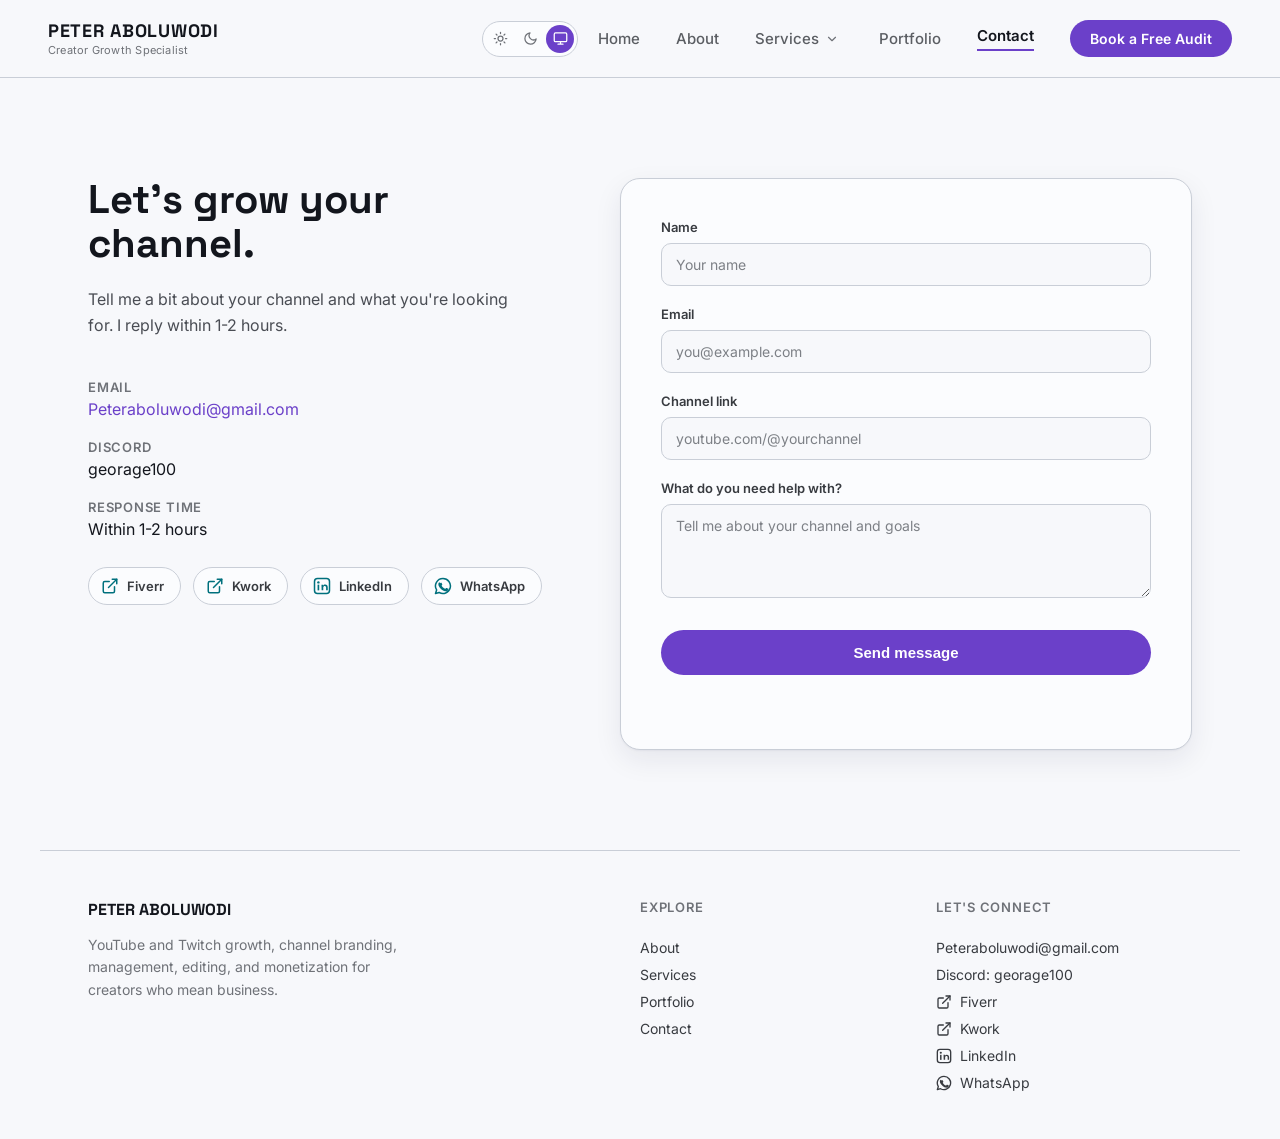
<file: contact.html>
<!DOCTYPE html>
<html lang="en">
<head>
<meta charset="UTF-8">
<meta name="viewport" content="width=device-width, initial-scale=1">
<title>Contact - Peter Aboluwodi</title>
<link rel="preconnect" href="https://fonts.googleapis.com">
<link rel="preconnect" href="https://fonts.gstatic.com" crossorigin>
<link href="https://fonts.googleapis.com/css2?family=Space+Grotesk:wght@500;600;700&family=Inter:wght@400;500;600;700&display=swap" rel="stylesheet">
<link rel="stylesheet" href="styles.css">
<link rel="icon" type="image/png" href="images/Favicon (2).png">
  <script>
(function () {
  try {
    var pref = localStorage.getItem('theme') || 'system';
    var resolved = pref === 'system' ? (window.matchMedia('(prefers-color-scheme: dark)').matches ? 'dark' : 'light') : pref;
    document.documentElement.dataset.theme = resolved;
  } catch (e) {}
})();
</script>
<script src="nav.js" defer></script>
<script src="theme.js" defer></script>
</head>
<body>

<header class="nav">
  <a href="index.html" class="nav-brand">
    <span class="nav-brand-name">PETER ABOLUWODI</span>
    <span class="nav-brand-tagline">Creator Growth Specialist</span>
  </a>
  <div class="nav-right">
    <div class="theme-toggle" role="group" aria-label="Theme">
      <button type="button" class="theme-btn" data-theme-choice="light" aria-label="Light theme" title="Light">
        <svg viewBox="0 0 24 24" fill="none" stroke="currentColor" stroke-width="2" stroke-linecap="round" stroke-linejoin="round" aria-hidden="true"><circle cx="12" cy="12" r="4"></circle><path d="M12 2v2M12 20v2M4.93 4.93l1.41 1.41M17.66 17.66l1.41 1.41M2 12h2M20 12h2M4.93 19.07l1.41-1.41M17.66 6.34l1.41-1.41"></path></svg>
      </button>
      <button type="button" class="theme-btn" data-theme-choice="dark" aria-label="Dark theme" title="Dark">
        <svg viewBox="0 0 24 24" fill="none" stroke="currentColor" stroke-width="2" stroke-linecap="round" stroke-linejoin="round" aria-hidden="true"><path d="M21 12.79A9 9 0 1 1 11.21 3 7 7 0 0 0 21 12.79z"></path></svg>
      </button>
      <button type="button" class="theme-btn" data-theme-choice="system" aria-label="Match system theme" title="System">
        <svg viewBox="0 0 24 24" fill="none" stroke="currentColor" stroke-width="2" stroke-linecap="round" stroke-linejoin="round" aria-hidden="true"><rect x="2" y="3" width="20" height="14" rx="2"></rect><path d="M8 21h8M12 17v4"></path></svg>
      </button>
    </div>
    <button class="nav-toggle" id="nav-toggle" type="button" aria-expanded="false" aria-controls="nav-links" aria-label="Toggle menu">
      <span></span><span></span><span></span>
    </button>
    <nav class="nav-links" id="nav-links">
      <a href="index.html" class="nav-link">Home</a>
      <a href="about.html" class="nav-link">About</a>
      <div class="nav-item nav-item--dropdown">
        <a href="services.html" class="nav-link">Services</a>
        <button type="button" class="nav-dropdown-toggle" aria-expanded="false" aria-controls="nav-dropdown-services" aria-label="Toggle services menu">
          <svg class="nav-dropdown-chevron" viewBox="0 0 24 24" fill="none" stroke="currentColor" stroke-width="2" stroke-linecap="round" stroke-linejoin="round" aria-hidden="true"><polyline points="6 9 12 15 18 9"></polyline></svg>
        </button>
        <div class="nav-dropdown" id="nav-dropdown-services">
          <div class="nav-dropdown-inner">
            <a href="services.html#seo-promotion" class="nav-dropdown-item"><span class="nav-dropdown-num">01</span>YouTube SEO &amp; Promotion</a>
            <a href="services.html#channel-management" class="nav-dropdown-item"><span class="nav-dropdown-num">02</span>Channel Management &amp; Audit</a>
            <a href="services.html#video-editing" class="nav-dropdown-item"><span class="nav-dropdown-num">03</span>YouTube Video Editing</a>
            <a href="services.html#twitch-promotion" class="nav-dropdown-item"><span class="nav-dropdown-num">04</span>Twitch Promotion &amp; Branding</a>
            <a href="services.html#monetization" class="nav-dropdown-item"><span class="nav-dropdown-num">05</span>YouTube Monetization</a>
          </div>
        </div>
      </div>
      <a href="portfolio.html" class="nav-link">Portfolio</a>
      <a href="contact.html" class="nav-link nav-link--active">Contact</a>
      <a href="contact.html" class="btn btn--primary btn--sm">Book a Free Audit</a>
    </nav>
  </div>
</header>

<main>

  <section class="contact-section">
    <div class="contact-intro">
      <h1>Let's grow your channel.</h1>
      <p>Tell me a bit about your channel and what you're looking for. I reply within 1-2 hours.</p>

      <div class="contact-info-list">
        <div>
          <div class="contact-info-label">Email</div>
          <div class="contact-info-value"><a href="mailto:Peteraboluwodi@gmail.com">Peteraboluwodi@gmail.com</a></div>
        </div>
        <div>
          <div class="contact-info-label">Discord</div>
          <div class="contact-info-value">georage100</div>
        </div>
        <div>
          <div class="contact-info-label">Response time</div>
          <div class="contact-info-value">Within 1-2 hours</div>
        </div>
      </div>

      <div class="contact-social-list">
        <a class="contact-social-link" href="https://www.fiverr.com/adesuloyepeter" target="_blank" rel="noopener">
          <span class="contact-social-icon">
            <svg viewBox="0 0 24 24" fill="none" stroke="currentColor" stroke-width="2" stroke-linecap="round" stroke-linejoin="round" aria-hidden="true"><path d="M18 13v6a2 2 0 0 1-2 2H5a2 2 0 0 1-2-2V8a2 2 0 0 1 2-2h6"></path><polyline points="15 3 21 3 21 9"></polyline><line x1="10" y1="14" x2="21" y2="3"></line></svg>
          </span>
          <span class="contact-social-label">Fiverr</span>
        </a>
        <a class="contact-social-link" href="https://kwork.com/user/georage100" target="_blank" rel="noopener">
          <span class="contact-social-icon">
            <svg viewBox="0 0 24 24" fill="none" stroke="currentColor" stroke-width="2" stroke-linecap="round" stroke-linejoin="round" aria-hidden="true"><path d="M18 13v6a2 2 0 0 1-2 2H5a2 2 0 0 1-2-2V8a2 2 0 0 1 2-2h6"></path><polyline points="15 3 21 3 21 9"></polyline><line x1="10" y1="14" x2="21" y2="3"></line></svg>
          </span>
          <span class="contact-social-label">Kwork</span>
        </a>
        <a class="contact-social-link" href="https://www.linkedin.com/in/peter-aboluwodi-520896387" target="_blank" rel="noopener">
          <span class="contact-social-icon">
            <svg viewBox="0 0 24 24" aria-hidden="true"><rect x="2" y="2" width="20" height="20" rx="4" fill="none" stroke="currentColor" stroke-width="2"></rect><circle cx="7.2" cy="7.2" r="1.6" fill="currentColor"></circle><rect x="6.1" y="10.2" width="2.2" height="7.6" fill="currentColor"></rect><path d="M11.3 10.2h2.1v1.3c.5-.9 1.5-1.5 2.9-1.5 2.2 0 3.4 1.5 3.4 4.1v3.7h-2.2v-3.4c0-1.4-.5-2.4-1.8-2.4-1 0-1.6.7-1.9 1.3-.1.2-.1.5-.1.8v3.7h-2.2z" fill="currentColor"></path></svg>
          </span>
          <span class="contact-social-label">LinkedIn</span>
        </a>
        <a class="contact-social-link" href="https://wa.me/2347088361880" target="_blank" rel="noopener">
          <span class="contact-social-icon">
            <svg viewBox="0 0 24 24" aria-hidden="true"><path d="M12 2a10 10 0 0 0-8.5 15.3L2 22l4.8-1.4A10 10 0 1 0 12 2Z" fill="none" stroke="currentColor" stroke-width="2" stroke-linecap="round" stroke-linejoin="round"></path><path d="M8.5 8.3c.2-.5.5-.5.7-.5h.5c.2 0 .4 0 .6.4.2.5.7 1.6.7 1.7.1.1.1.3 0 .4-.1.2-.1.3-.3.4-.1.2-.3.3-.4.5-.1.1-.3.3-.1.6.2.4.9 1.4 1.9 2.3 1.3 1.1 2.4 1.5 2.8 1.6.2.1.4.1.5-.1.2-.1.6-.7.8-.9.2-.2.3-.2.6-.1.2.1 1.5.7 1.8.8.3.1.5.2.5.3.1.2.1.9-.2 1.7-.3.8-1.6 1.5-2.2 1.6-.6.1-1.3.1-2.1-.1-.5-.2-1.1-.4-1.9-.7-3.3-1.4-5.5-4.8-5.6-5-.2-.2-1.3-1.8-1.3-3.4 0-1.6.9-2.4 1.2-2.7Z" fill="currentColor"></path></svg>
          </span>
          <span class="contact-social-label">WhatsApp</span>
        </a>
      </div>
    </div>

    <form class="contact-form" id="contact-form">
      <input type="hidden" name="access_key" value="a83d766f-9b72-4e9c-9bbb-686eaba45e9e">
      <input type="hidden" name="subject" value="New inquiry from the site contact form">
      <input type="hidden" name="from_name" value="Peter Aboluwodi site contact form">
      <input type="checkbox" name="botcheck" class="form-honeypot" tabindex="-1" autocomplete="off">
      <div class="form-field">
        <label for="name">Name</label>
        <input type="text" id="name" name="name" placeholder="Your name" required>
      </div>
      <div class="form-field">
        <label for="email">Email</label>
        <input type="email" id="email" name="email" placeholder="you@example.com" required>
      </div>
      <div class="form-field">
        <label for="channel">Channel link</label>
        <input type="text" id="channel" name="channel" placeholder="youtube.com/@yourchannel">
      </div>
      <div class="form-field">
        <label for="message">What do you need help with?</label>
        <textarea id="message" name="message" rows="4" placeholder="Tell me about your channel and goals" required></textarea>
      </div>
      <button type="submit" class="btn btn--primary">Send message</button>
      <p class="form-status" id="form-status" role="status" aria-live="polite"></p>
    </form>
  </section>

</main>

<script>
  (function () {
    var WEB3FORMS_ENDPOINT = 'https://api.web3forms.com/submit';
    var form = document.getElementById('contact-form');
    var status = document.getElementById('form-status');

    form.addEventListener('submit', function (e) {
      e.preventDefault();
      status.textContent = '';
      status.className = 'form-status';

      var submitBtn = form.querySelector('button[type="submit"]');
      submitBtn.disabled = true;
      submitBtn.textContent = 'Sending…';

      var payload = Object.fromEntries(new FormData(form));

      fetch(WEB3FORMS_ENDPOINT, {
        method: 'POST',
        headers: { 'Content-Type': 'application/json', Accept: 'application/json' },
        body: JSON.stringify(payload)
      })
        .then(function (response) { return response.json(); })
        .then(function (data) {
          if (data.success) {
            form.reset();
            status.textContent = "Thanks, your message is sent. I'll reply within 1-2 hours.";
            status.className = 'form-status form-status--success';
          } else {
            status.textContent = data.message || 'Something went wrong sending that. Please try again or email directly.';
            status.className = 'form-status form-status--error';
          }
        })
        .catch(function () {
          status.textContent = 'Something went wrong sending that. Please try again or email directly.';
          status.className = 'form-status form-status--error';
        })
        .finally(function () {
          submitBtn.disabled = false;
          submitBtn.textContent = 'Send message';
        });
    });
  })();
</script>

<footer class="site-footer">
  <div class="footer-about">
    <div class="footer-brand">PETER ABOLUWODI</div>
    <p>YouTube and Twitch growth, channel branding, management, editing, and monetization for creators who mean business.</p>
  </div>
  <div class="footer-col">
    <div class="footer-heading">Explore</div>
    <a href="about.html">About</a>
    <a href="services.html">Services</a>
    <a href="portfolio.html">Portfolio</a>
    <a href="contact.html">Contact</a>
  </div>
  <div class="footer-col">
    <div class="footer-heading">Let's Connect</div>
    <a href="mailto:Peteraboluwodi@gmail.com">Peteraboluwodi@gmail.com</a>
    <div class="footer-text">Discord: georage100</div>
    <a class="footer-social" href="https://www.fiverr.com/adesuloyepeter" target="_blank" rel="noopener">
      <svg class="footer-social-icon" viewBox="0 0 24 24" fill="none" stroke="currentColor" stroke-width="2" stroke-linecap="round" stroke-linejoin="round" aria-hidden="true"><path d="M18 13v6a2 2 0 0 1-2 2H5a2 2 0 0 1-2-2V8a2 2 0 0 1 2-2h6"></path><polyline points="15 3 21 3 21 9"></polyline><line x1="10" y1="14" x2="21" y2="3"></line></svg>
      <span>Fiverr</span>
    </a>
    <a class="footer-social" href="https://kwork.com/user/georage100" target="_blank" rel="noopener">
      <svg class="footer-social-icon" viewBox="0 0 24 24" fill="none" stroke="currentColor" stroke-width="2" stroke-linecap="round" stroke-linejoin="round" aria-hidden="true"><path d="M18 13v6a2 2 0 0 1-2 2H5a2 2 0 0 1-2-2V8a2 2 0 0 1 2-2h6"></path><polyline points="15 3 21 3 21 9"></polyline><line x1="10" y1="14" x2="21" y2="3"></line></svg>
      <span>Kwork</span>
    </a>
    <a class="footer-social" href="https://www.linkedin.com/in/peter-aboluwodi-520896387" target="_blank" rel="noopener">
      <svg class="footer-social-icon" viewBox="0 0 24 24" aria-hidden="true"><rect x="2" y="2" width="20" height="20" rx="4" fill="none" stroke="currentColor" stroke-width="2"></rect><circle cx="7.2" cy="7.2" r="1.6" fill="currentColor"></circle><rect x="6.1" y="10.2" width="2.2" height="7.6" fill="currentColor"></rect><path d="M11.3 10.2h2.1v1.3c.5-.9 1.5-1.5 2.9-1.5 2.2 0 3.4 1.5 3.4 4.1v3.7h-2.2v-3.4c0-1.4-.5-2.4-1.8-2.4-1 0-1.6.7-1.9 1.3-.1.2-.1.5-.1.8v3.7h-2.2z" fill="currentColor"></path></svg>
      <span>LinkedIn</span>
    </a>
    <a class="footer-social" href="https://wa.me/2347088361880" target="_blank" rel="noopener">
      <svg class="footer-social-icon" viewBox="0 0 24 24" aria-hidden="true"><path d="M12 2a10 10 0 0 0-8.5 15.3L2 22l4.8-1.4A10 10 0 1 0 12 2Z" fill="none" stroke="currentColor" stroke-width="2" stroke-linecap="round" stroke-linejoin="round"></path><path d="M8.5 8.3c.2-.5.5-.5.7-.5h.5c.2 0 .4 0 .6.4.2.5.7 1.6.7 1.7.1.1.1.3 0 .4-.1.2-.1.3-.3.4-.1.2-.3.3-.4.5-.1.1-.3.3-.1.6.2.4.9 1.4 1.9 2.3 1.3 1.1 2.4 1.5 2.8 1.6.2.1.4.1.5-.1.2-.1.6-.7.8-.9.2-.2.3-.2.6-.1.2.1 1.5.7 1.8.8.3.1.5.2.5.3.1.2.1.9-.2 1.7-.3.8-1.6 1.5-2.2 1.6-.6.1-1.3.1-2.1-.1-.5-.2-1.1-.4-1.9-.7-3.3-1.4-5.5-4.8-5.6-5-.2-.2-1.3-1.8-1.3-3.4 0-1.6.9-2.4 1.2-2.7Z" fill="currentColor"></path></svg>
      <span>WhatsApp</span>
    </a>
  </div>
</footer>

<!--Start of Tawk.to Script-->
<script type="text/javascript">
var Tawk_API=Tawk_API||{}, Tawk_LoadStart=new Date();
(function(){
var s1=document.createElement("script"),s0=document.getElementsByTagName("script")[0];
s1.async=true;
s1.src='https://embed.tawk.to/6a80bb891d62051d4f67ff7a/1k03dp4vj';
s1.charset='UTF-8';
s1.setAttribute('crossorigin','*');
s0.parentNode.insertBefore(s1,s0);
})();
</script>
<!--End of Tawk.to Script-->

</body>
</html>
</file>
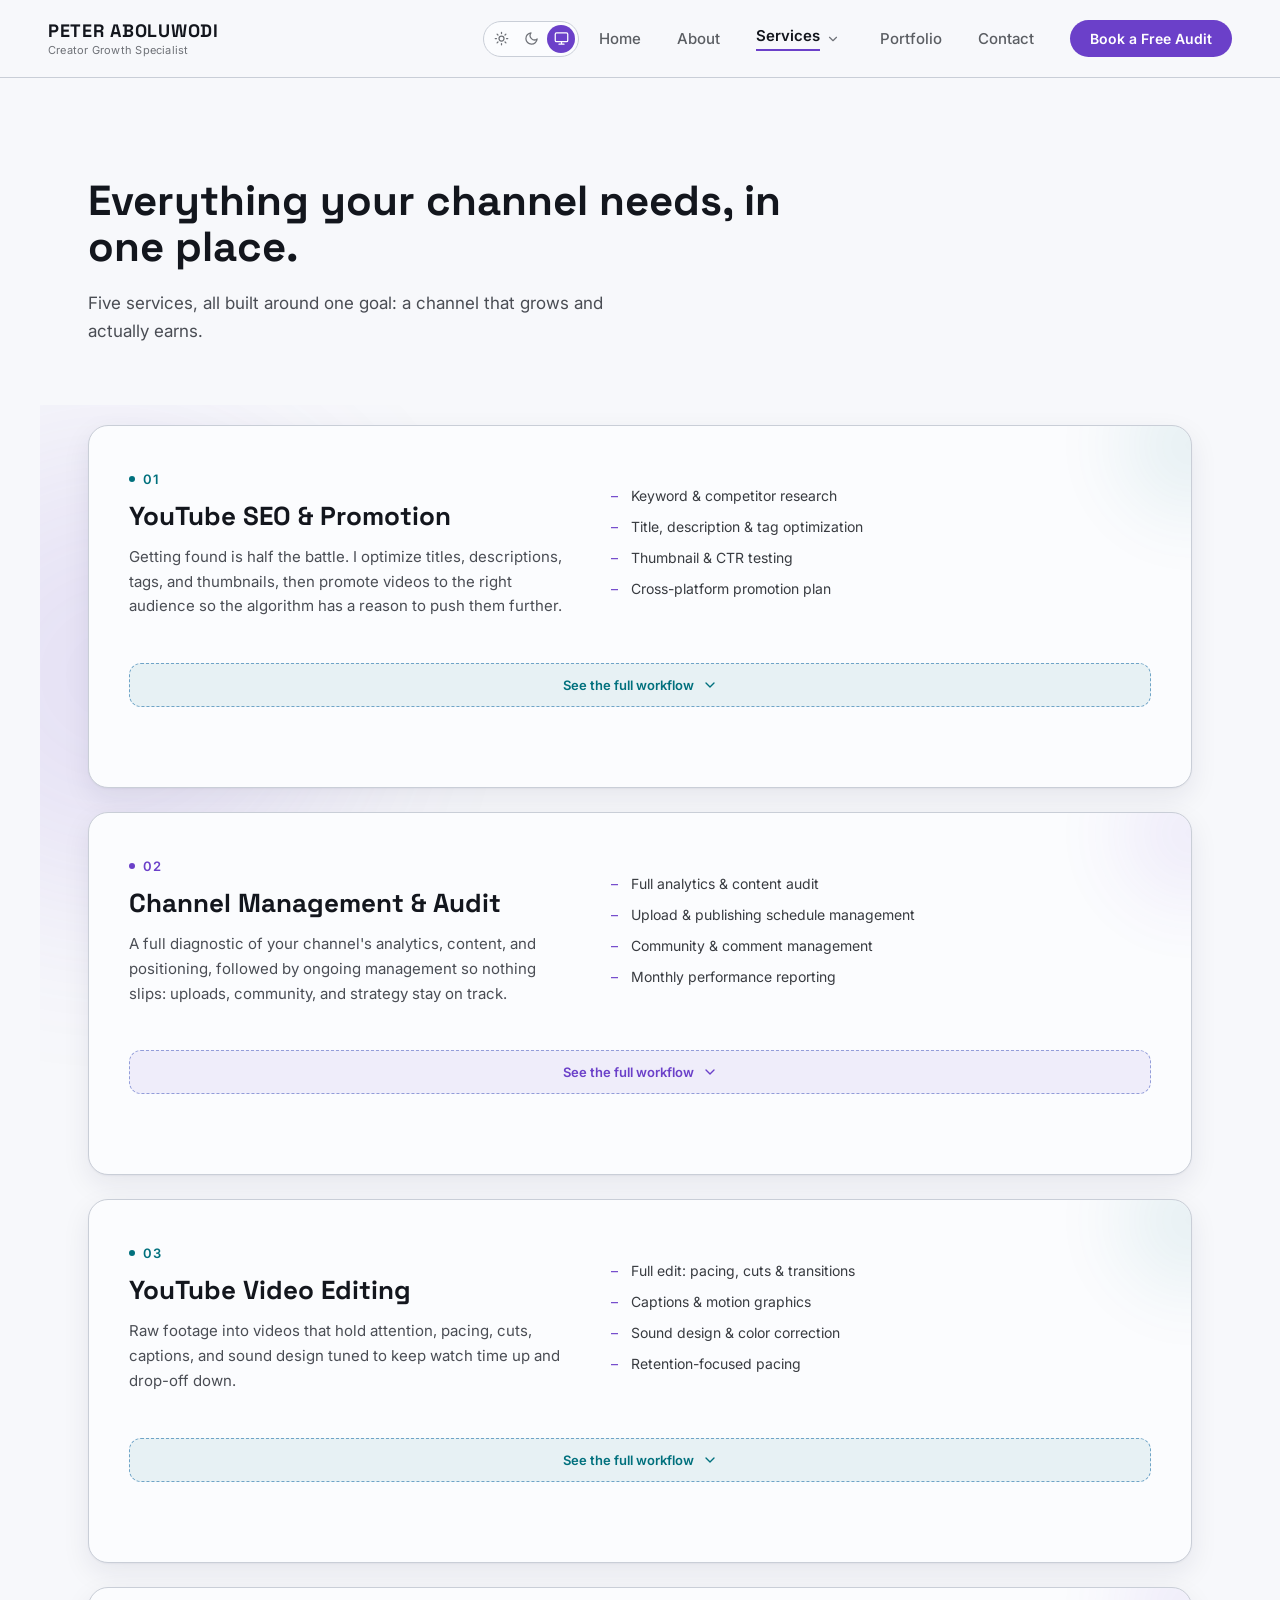
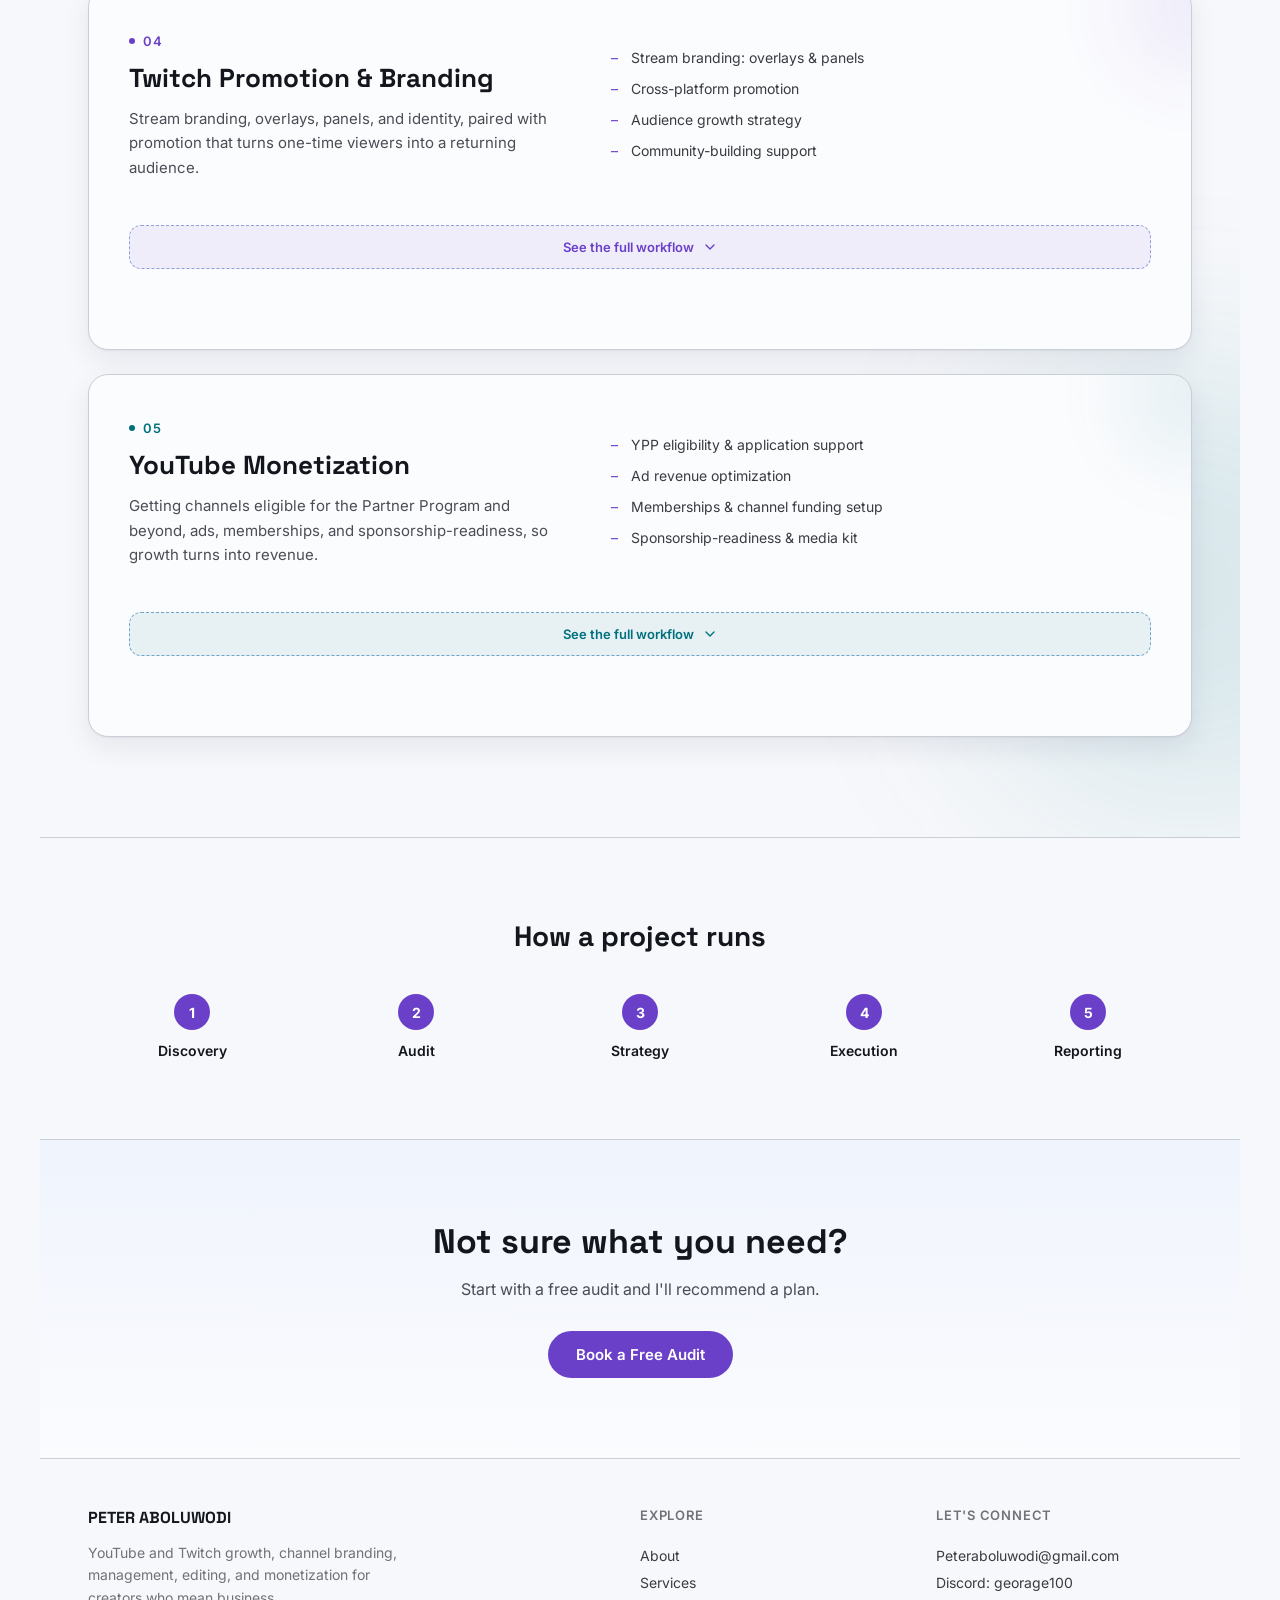
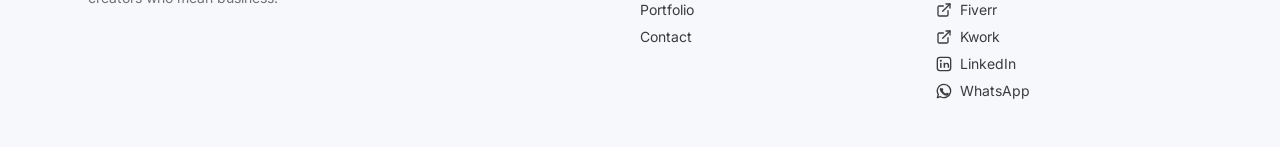
<file: services.html>
<!DOCTYPE html>
<html lang="en">
<head>
<meta charset="UTF-8">
<meta name="viewport" content="width=device-width, initial-scale=1">
<title>Services - Peter Aboluwodi</title>
<link rel="preconnect" href="https://fonts.googleapis.com">
<link rel="preconnect" href="https://fonts.gstatic.com" crossorigin>
<link href="https://fonts.googleapis.com/css2?family=Space+Grotesk:wght@500;600;700&family=Inter:wght@400;500;600;700&display=swap" rel="stylesheet">
<link rel="stylesheet" href="styles.css">
<link rel="icon" type="image/png" href="images/Favicon (2).png">
  <script>
(function () {
  try {
    var pref = localStorage.getItem('theme') || 'system';
    var resolved = pref === 'system' ? (window.matchMedia('(prefers-color-scheme: dark)').matches ? 'dark' : 'light') : pref;
    document.documentElement.dataset.theme = resolved;
  } catch (e) {}
})();
</script>
<script src="nav.js" defer></script>
<script src="theme.js" defer></script>
</head>
<body>

<header class="nav">
  <a href="index.html" class="nav-brand">
    <span class="nav-brand-name">PETER ABOLUWODI</span>
    <span class="nav-brand-tagline">Creator Growth Specialist</span>
  </a>
  <div class="nav-right">
    <div class="theme-toggle" role="group" aria-label="Theme">
      <button type="button" class="theme-btn" data-theme-choice="light" aria-label="Light theme" title="Light">
        <svg viewBox="0 0 24 24" fill="none" stroke="currentColor" stroke-width="2" stroke-linecap="round" stroke-linejoin="round" aria-hidden="true"><circle cx="12" cy="12" r="4"></circle><path d="M12 2v2M12 20v2M4.93 4.93l1.41 1.41M17.66 17.66l1.41 1.41M2 12h2M20 12h2M4.93 19.07l1.41-1.41M17.66 6.34l1.41-1.41"></path></svg>
      </button>
      <button type="button" class="theme-btn" data-theme-choice="dark" aria-label="Dark theme" title="Dark">
        <svg viewBox="0 0 24 24" fill="none" stroke="currentColor" stroke-width="2" stroke-linecap="round" stroke-linejoin="round" aria-hidden="true"><path d="M21 12.79A9 9 0 1 1 11.21 3 7 7 0 0 0 21 12.79z"></path></svg>
      </button>
      <button type="button" class="theme-btn" data-theme-choice="system" aria-label="Match system theme" title="System">
        <svg viewBox="0 0 24 24" fill="none" stroke="currentColor" stroke-width="2" stroke-linecap="round" stroke-linejoin="round" aria-hidden="true"><rect x="2" y="3" width="20" height="14" rx="2"></rect><path d="M8 21h8M12 17v4"></path></svg>
      </button>
    </div>
    <button class="nav-toggle" id="nav-toggle" type="button" aria-expanded="false" aria-controls="nav-links" aria-label="Toggle menu">
      <span></span><span></span><span></span>
    </button>
    <nav class="nav-links" id="nav-links">
      <a href="index.html" class="nav-link">Home</a>
      <a href="about.html" class="nav-link">About</a>
      <div class="nav-item nav-item--dropdown">
        <a href="services.html" class="nav-link nav-link--active">Services</a>
        <button type="button" class="nav-dropdown-toggle" aria-expanded="false" aria-controls="nav-dropdown-services" aria-label="Toggle services menu">
          <svg class="nav-dropdown-chevron" viewBox="0 0 24 24" fill="none" stroke="currentColor" stroke-width="2" stroke-linecap="round" stroke-linejoin="round" aria-hidden="true"><polyline points="6 9 12 15 18 9"></polyline></svg>
        </button>
        <div class="nav-dropdown" id="nav-dropdown-services">
          <div class="nav-dropdown-inner">
            <a href="services.html#seo-promotion" class="nav-dropdown-item"><span class="nav-dropdown-num">01</span>YouTube SEO &amp; Promotion</a>
            <a href="services.html#channel-management" class="nav-dropdown-item"><span class="nav-dropdown-num">02</span>Channel Management &amp; Audit</a>
            <a href="services.html#video-editing" class="nav-dropdown-item"><span class="nav-dropdown-num">03</span>YouTube Video Editing</a>
            <a href="services.html#twitch-promotion" class="nav-dropdown-item"><span class="nav-dropdown-num">04</span>Twitch Promotion &amp; Branding</a>
            <a href="services.html#monetization" class="nav-dropdown-item"><span class="nav-dropdown-num">05</span>YouTube Monetization</a>
          </div>
        </div>
      </div>
      <a href="portfolio.html" class="nav-link">Portfolio</a>
      <a href="contact.html" class="nav-link">Contact</a>
      <a href="contact.html" class="btn btn--primary btn--sm">Book a Free Audit</a>
    </nav>
  </div>
</header>

<main>

  <div class="page-intro">
    <h1>Everything your channel needs, in one place.</h1>
    <p>Five services, all built around one goal: a channel that grows and actually earns.</p>
  </div>

  <div class="service-rows">
    <div class="services-glow" aria-hidden="true"></div>

    <div class="service-row" id="seo-promotion">
      <div>
        <div class="service-row-num">01</div>
        <h2>YouTube SEO &amp; Promotion</h2>
        <p>Getting found is half the battle. I optimize titles, descriptions, tags, and thumbnails, then promote videos to the right audience so the algorithm has a reason to push them further.</p>
      </div>
      <ul class="service-list">
        <li>Keyword &amp; competitor research</li>
        <li>Title, description &amp; tag optimization</li>
        <li>Thumbnail &amp; CTR testing</li>
        <li>Cross-platform promotion plan</li>
      </ul>
      <button class="service-row-toggle" type="button" aria-expanded="false" aria-controls="workflow-seo-promotion">
        <span class="service-row-toggle-label">See the full workflow</span>
        <svg class="service-row-chevron" viewBox="0 0 24 24" fill="none" stroke="currentColor" stroke-width="2" stroke-linecap="round" stroke-linejoin="round" aria-hidden="true"><polyline points="6 9 12 15 18 9"></polyline></svg>
      </button>
      <div class="service-workflow-wrap" id="workflow-seo-promotion">
        <div class="service-workflow-inner">
          <div class="service-workflow-steps">
            <div class="workflow-step">
              <div class="workflow-step-num">1</div>
              <div class="workflow-step-body">
                <h3>Research &amp; audit</h3>
                <p>I start with keyword and competitor research, then review your current titles, tags, and thumbnails to find exactly where clicks and impressions are being lost.</p>
              </div>
            </div>
            <div class="workflow-step">
              <div class="workflow-step-num">2</div>
              <div class="workflow-step-body">
                <h3>Optimize &amp; test</h3>
                <p>Titles, descriptions, and tags get rebuilt around real search data, and thumbnail concepts are tested against each other for the strongest click-through rate.</p>
              </div>
            </div>
            <div class="workflow-step">
              <div class="workflow-step-num">3</div>
              <div class="workflow-step-body">
                <h3>Promote &amp; deliver</h3>
                <p>The video gets pushed to the right audience through a cross-platform promotion plan, and you're handed a repeatable process for every future upload.</p>
              </div>
            </div>
          </div>
        </div>
      </div>
    </div>

    <div class="service-row" id="channel-management">
      <div>
        <div class="service-row-num">02</div>
        <h2>Channel Management &amp; Audit</h2>
        <p>A full diagnostic of your channel's analytics, content, and positioning, followed by ongoing management so nothing slips: uploads, community, and strategy stay on track.</p>
      </div>
      <ul class="service-list">
        <li>Full analytics &amp; content audit</li>
        <li>Upload &amp; publishing schedule management</li>
        <li>Community &amp; comment management</li>
        <li>Monthly performance reporting</li>
      </ul>
      <button class="service-row-toggle" type="button" aria-expanded="false" aria-controls="workflow-channel-management">
        <span class="service-row-toggle-label">See the full workflow</span>
        <svg class="service-row-chevron" viewBox="0 0 24 24" fill="none" stroke="currentColor" stroke-width="2" stroke-linecap="round" stroke-linejoin="round" aria-hidden="true"><polyline points="6 9 12 15 18 9"></polyline></svg>
      </button>
      <div class="service-workflow-wrap" id="workflow-channel-management">
        <div class="service-workflow-inner">
          <div class="service-workflow-steps">
            <div class="workflow-step">
              <div class="workflow-step-num">1</div>
              <div class="workflow-step-body">
                <h3>Full audit</h3>
                <p>A complete review of your analytics, content library, and positioning to see exactly what's working and what's holding growth back.</p>
              </div>
            </div>
            <div class="workflow-step">
              <div class="workflow-step-num">2</div>
              <div class="workflow-step-body">
                <h3>Set the system</h3>
                <p>An upload schedule, community management routine, and reporting cadence get put in place so nothing slips through the cracks.</p>
              </div>
            </div>
            <div class="workflow-step">
              <div class="workflow-step-num">3</div>
              <div class="workflow-step-body">
                <h3>Manage &amp; report</h3>
                <p>Ongoing hands-on management keeps everything on track, with a monthly performance report so you always know where things stand.</p>
              </div>
            </div>
          </div>
        </div>
      </div>
    </div>

    <div class="service-row" id="video-editing">
      <div>
        <div class="service-row-num">03</div>
        <h2>YouTube Video Editing</h2>
        <p>Raw footage into videos that hold attention, pacing, cuts, captions, and sound design tuned to keep watch time up and drop-off down.</p>
      </div>
      <ul class="service-list">
        <li>Full edit: pacing, cuts &amp; transitions</li>
        <li>Captions &amp; motion graphics</li>
        <li>Sound design &amp; color correction</li>
        <li>Retention-focused pacing</li>
      </ul>
      <button class="service-row-toggle" type="button" aria-expanded="false" aria-controls="workflow-video-editing">
        <span class="service-row-toggle-label">See the full workflow</span>
        <svg class="service-row-chevron" viewBox="0 0 24 24" fill="none" stroke="currentColor" stroke-width="2" stroke-linecap="round" stroke-linejoin="round" aria-hidden="true"><polyline points="6 9 12 15 18 9"></polyline></svg>
      </button>
      <div class="service-workflow-wrap" id="workflow-video-editing">
        <div class="service-workflow-inner">
          <div class="service-workflow-steps">
            <div class="workflow-step">
              <div class="workflow-step-num">1</div>
              <div class="workflow-step-body">
                <h3>Review the footage</h3>
                <p>Raw footage gets reviewed for the story and strongest moments before a single cut is made.</p>
              </div>
            </div>
            <div class="workflow-step">
              <div class="workflow-step-num">2</div>
              <div class="workflow-step-body">
                <h3>Edit &amp; polish</h3>
                <p>Full edit pass: pacing, cuts, transitions, captions, motion graphics, sound design, and color correction, all tuned to keep watch time up.</p>
              </div>
            </div>
            <div class="workflow-step">
              <div class="workflow-step-num">3</div>
              <div class="workflow-step-body">
                <h3>Deliver &amp; refine</h3>
                <p>You get the final export plus a revision round to lock in pacing and flow before it goes live.</p>
              </div>
            </div>
          </div>
        </div>
      </div>
    </div>

    <div class="service-row" id="twitch-promotion">
      <div>
        <div class="service-row-num">04</div>
        <h2>Twitch Promotion &amp; Branding</h2>
        <p>Stream branding, overlays, panels, and identity, paired with promotion that turns one-time viewers into a returning audience.</p>
      </div>
      <ul class="service-list">
        <li>Stream branding: overlays &amp; panels</li>
        <li>Cross-platform promotion</li>
        <li>Audience growth strategy</li>
        <li>Community-building support</li>
      </ul>
      <button class="service-row-toggle" type="button" aria-expanded="false" aria-controls="workflow-twitch-promotion">
        <span class="service-row-toggle-label">See the full workflow</span>
        <svg class="service-row-chevron" viewBox="0 0 24 24" fill="none" stroke="currentColor" stroke-width="2" stroke-linecap="round" stroke-linejoin="round" aria-hidden="true"><polyline points="6 9 12 15 18 9"></polyline></svg>
      </button>
      <div class="service-workflow-wrap" id="workflow-twitch-promotion">
        <div class="service-workflow-inner">
          <div class="service-workflow-steps">
            <div class="workflow-step">
              <div class="workflow-step-num">1</div>
              <div class="workflow-step-body">
                <h3>Brand the stream</h3>
                <p>Overlays, panels, and stream identity get built from scratch or refreshed to match where your channel is headed.</p>
              </div>
            </div>
            <div class="workflow-step">
              <div class="workflow-step-num">2</div>
              <div class="workflow-step-body">
                <h3>Promote across platforms</h3>
                <p>A cross-platform promotion plan goes live to bring new viewers to your streams.</p>
              </div>
            </div>
            <div class="workflow-step">
              <div class="workflow-step-num">3</div>
              <div class="workflow-step-body">
                <h3>Build the community</h3>
                <p>An audience growth strategy and community-building support turn one-time viewers into regulars who show up every stream.</p>
              </div>
            </div>
          </div>
        </div>
      </div>
    </div>

    <div class="service-row" id="monetization">
      <div>
        <div class="service-row-num">05</div>
        <h2>YouTube Monetization</h2>
        <p>Getting channels eligible for the Partner Program and beyond, ads, memberships, and sponsorship-readiness, so growth turns into revenue.</p>
      </div>
      <ul class="service-list">
        <li>YPP eligibility &amp; application support</li>
        <li>Ad revenue optimization</li>
        <li>Memberships &amp; channel funding setup</li>
        <li>Sponsorship-readiness &amp; media kit</li>
      </ul>
      <button class="service-row-toggle" type="button" aria-expanded="false" aria-controls="workflow-monetization">
        <span class="service-row-toggle-label">See the full workflow</span>
        <svg class="service-row-chevron" viewBox="0 0 24 24" fill="none" stroke="currentColor" stroke-width="2" stroke-linecap="round" stroke-linejoin="round" aria-hidden="true"><polyline points="6 9 12 15 18 9"></polyline></svg>
      </button>
      <div class="service-workflow-wrap" id="workflow-monetization">
        <div class="service-workflow-inner">
          <div class="service-workflow-steps">
            <div class="workflow-step">
              <div class="workflow-step-num">1</div>
              <div class="workflow-step-body">
                <h3>Check eligibility</h3>
                <p>Your channel gets reviewed against Partner Program requirements, with a clear plan to close any gaps.</p>
              </div>
            </div>
            <div class="workflow-step">
              <div class="workflow-step-num">2</div>
              <div class="workflow-step-body">
                <h3>Apply &amp; optimize</h3>
                <p>I support the YPP application and optimize ad revenue settings once you're approved.</p>
              </div>
            </div>
            <div class="workflow-step">
              <div class="workflow-step-num">3</div>
              <div class="workflow-step-body">
                <h3>Expand revenue</h3>
                <p>Memberships, sponsorship-readiness, and a media kit get put in place so growth turns into multiple revenue streams.</p>
              </div>
            </div>
          </div>
        </div>
      </div>
    </div>

  </div>

  <section class="section section--bordered">
    <h2 class="steps-title">How a project runs</h2>
    <div class="steps-grid">
      <div class="step">
        <div class="step-circle">1</div>
        <div class="step-label">Discovery</div>
      </div>
      <div class="step">
        <div class="step-circle">2</div>
        <div class="step-label">Audit</div>
      </div>
      <div class="step">
        <div class="step-circle">3</div>
        <div class="step-label">Strategy</div>
      </div>
      <div class="step">
        <div class="step-circle">4</div>
        <div class="step-label">Execution</div>
      </div>
      <div class="step">
        <div class="step-circle">5</div>
        <div class="step-label">Reporting</div>
      </div>
    </div>
  </section>

  <section class="cta-section">
    <h2>Not sure what you need?</h2>
    <p>Start with a free audit and I'll recommend a plan.</p>
    <a href="contact.html" class="btn btn--primary">Book a Free Audit</a>
  </section>

</main>

<footer class="site-footer">
  <div class="footer-about">
    <div class="footer-brand">PETER ABOLUWODI</div>
    <p>YouTube and Twitch growth, channel branding, management, editing, and monetization for creators who mean business.</p>
  </div>
  <div class="footer-col">
    <div class="footer-heading">Explore</div>
    <a href="about.html">About</a>
    <a href="services.html">Services</a>
    <a href="portfolio.html">Portfolio</a>
    <a href="contact.html">Contact</a>
  </div>
  <div class="footer-col">
    <div class="footer-heading">Let's Connect</div>
    <a href="mailto:Peteraboluwodi@gmail.com">Peteraboluwodi@gmail.com</a>
    <div class="footer-text">Discord: georage100</div>
    <a class="footer-social" href="https://www.fiverr.com/adesuloyepeter" target="_blank" rel="noopener">
      <svg class="footer-social-icon" viewBox="0 0 24 24" fill="none" stroke="currentColor" stroke-width="2" stroke-linecap="round" stroke-linejoin="round" aria-hidden="true"><path d="M18 13v6a2 2 0 0 1-2 2H5a2 2 0 0 1-2-2V8a2 2 0 0 1 2-2h6"></path><polyline points="15 3 21 3 21 9"></polyline><line x1="10" y1="14" x2="21" y2="3"></line></svg>
      <span>Fiverr</span>
    </a>
    <a class="footer-social" href="https://kwork.com/user/georage100" target="_blank" rel="noopener">
      <svg class="footer-social-icon" viewBox="0 0 24 24" fill="none" stroke="currentColor" stroke-width="2" stroke-linecap="round" stroke-linejoin="round" aria-hidden="true"><path d="M18 13v6a2 2 0 0 1-2 2H5a2 2 0 0 1-2-2V8a2 2 0 0 1 2-2h6"></path><polyline points="15 3 21 3 21 9"></polyline><line x1="10" y1="14" x2="21" y2="3"></line></svg>
      <span>Kwork</span>
    </a>
    <a class="footer-social" href="https://www.linkedin.com/in/peter-aboluwodi-520896387" target="_blank" rel="noopener">
      <svg class="footer-social-icon" viewBox="0 0 24 24" aria-hidden="true"><rect x="2" y="2" width="20" height="20" rx="4" fill="none" stroke="currentColor" stroke-width="2"></rect><circle cx="7.2" cy="7.2" r="1.6" fill="currentColor"></circle><rect x="6.1" y="10.2" width="2.2" height="7.6" fill="currentColor"></rect><path d="M11.3 10.2h2.1v1.3c.5-.9 1.5-1.5 2.9-1.5 2.2 0 3.4 1.5 3.4 4.1v3.7h-2.2v-3.4c0-1.4-.5-2.4-1.8-2.4-1 0-1.6.7-1.9 1.3-.1.2-.1.5-.1.8v3.7h-2.2z" fill="currentColor"></path></svg>
      <span>LinkedIn</span>
    </a>
    <a class="footer-social" href="https://wa.me/2347088361880" target="_blank" rel="noopener">
      <svg class="footer-social-icon" viewBox="0 0 24 24" aria-hidden="true"><path d="M12 2a10 10 0 0 0-8.5 15.3L2 22l4.8-1.4A10 10 0 1 0 12 2Z" fill="none" stroke="currentColor" stroke-width="2" stroke-linecap="round" stroke-linejoin="round"></path><path d="M8.5 8.3c.2-.5.5-.5.7-.5h.5c.2 0 .4 0 .6.4.2.5.7 1.6.7 1.7.1.1.1.3 0 .4-.1.2-.1.3-.3.4-.1.2-.3.3-.4.5-.1.1-.3.3-.1.6.2.4.9 1.4 1.9 2.3 1.3 1.1 2.4 1.5 2.8 1.6.2.1.4.1.5-.1.2-.1.6-.7.8-.9.2-.2.3-.2.6-.1.2.1 1.5.7 1.8.8.3.1.5.2.5.3.1.2.1.9-.2 1.7-.3.8-1.6 1.5-2.2 1.6-.6.1-1.3.1-2.1-.1-.5-.2-1.1-.4-1.9-.7-3.3-1.4-5.5-4.8-5.6-5-.2-.2-1.3-1.8-1.3-3.4 0-1.6.9-2.4 1.2-2.7Z" fill="currentColor"></path></svg>
      <span>WhatsApp</span>
    </a>
  </div>
</footer>

<script>
  (function () {
    var rows = document.querySelectorAll('.service-row');
    if (!rows.length) return;

    var reduce = window.matchMedia('(prefers-reduced-motion: reduce)').matches;

    function setOpen(row, toggle, label, isOpen) {
      row.classList.toggle('is-open', isOpen);
      toggle.setAttribute('aria-expanded', isOpen ? 'true' : 'false');
      label.textContent = isOpen ? 'Hide the workflow' : 'See the full workflow';
    }

    rows.forEach(function (row, i) {
      row.style.transitionDelay = reduce ? '0s' : (i * 90) + 'ms';

      var toggle = row.querySelector('.service-row-toggle');
      var label = toggle.querySelector('.service-row-toggle-label');

      toggle.addEventListener('click', function (e) {
        e.stopPropagation();
        setOpen(row, toggle, label, !row.classList.contains('is-open'));
      });

      row.addEventListener('click', function (e) {
        if (e.target.closest('.service-row-toggle')) return;
        if (window.getSelection().toString()) return;
        setOpen(row, toggle, label, !row.classList.contains('is-open'));
      });
    });

    if (window.location.hash) {
      var target = document.querySelector(window.location.hash);
      if (target && target.classList.contains('service-row')) {
        target.classList.add('is-visible');
        var t = target.querySelector('.service-row-toggle');
        var l = t.querySelector('.service-row-toggle-label');
        setOpen(target, t, l, true);
      }
    }

    if (reduce || !('IntersectionObserver' in window)) {
      rows.forEach(function (row) { row.classList.add('is-visible'); });
      return;
    }

    var observer = new IntersectionObserver(function (entries) {
      entries.forEach(function (entry) {
        if (!entry.isIntersecting) return;
        entry.target.classList.add('is-visible');
        observer.unobserve(entry.target);
      });
    }, { threshold: 0.15 });

    rows.forEach(function (row) { observer.observe(row); });
  })();
</script>

<!--Start of Tawk.to Script-->
<script type="text/javascript">
var Tawk_API=Tawk_API||{}, Tawk_LoadStart=new Date();
(function(){
var s1=document.createElement("script"),s0=document.getElementsByTagName("script")[0];
s1.async=true;
s1.src='https://embed.tawk.to/6a80bb891d62051d4f67ff7a/1k03dp4vj';
s1.charset='UTF-8';
s1.setAttribute('crossorigin','*');
s0.parentNode.insertBefore(s1,s0);
})();
</script>
<!--End of Tawk.to Script-->

</body>
</html>
</file>
<file: styles.css>
:root {
  --bg: oklch(15% 0.01 265);
  --bg-card: oklch(19% 0.014 265);
  --border: oklch(30% 0.02 265);
  --text: oklch(96% 0.004 265);
  --text-quote: oklch(90% 0.005 265);
  --text-secondary: oklch(85% 0.005 265);
  --text-body: oklch(75% 0.01 265);
  --text-muted: oklch(70% 0.01 265);
  --text-faint: oklch(65% 0.01 265);
  --text-faintest: oklch(55% 0.01 265);
  --accent-purple: oklch(58% 0.20 292);
  --accent-purple-hover: oklch(64% 0.20 292);
  --accent-cyan: oklch(70% 0.18 200);
  --accent-gold: oklch(78% 0.14 85);
  --nav-bg: oklch(15% 0.01 265 / 0.9);
  --error: oklch(70% 0.18 30);
  --card-shadow: none;
}

/* Light theme: same purple/cyan/gold accents, backgrounds and text lightness inverted for readability */
:root[data-theme="light"] {
  --bg: oklch(98% 0.004 265);
  --bg-card: oklch(99% 0.003 265);
  --border: oklch(85% 0.014 265);
  --text: oklch(20% 0.015 265);
  --text-quote: oklch(28% 0.012 265);
  --text-secondary: oklch(35% 0.01 265);
  --text-body: oklch(42% 0.012 265);
  --text-muted: oklch(48% 0.01 265);
  --text-faint: oklch(55% 0.01 265);
  --text-faintest: oklch(60% 0.01 265);
  --accent-purple: oklch(50% 0.20 292);
  --accent-purple-hover: oklch(44% 0.20 292);
  --accent-cyan: oklch(46% 0.17 200);
  --accent-gold: oklch(52% 0.15 68);
  --nav-bg: oklch(98% 0.004 265 / 0.92);
  --error: oklch(50% 0.18 30);
  --card-shadow: 0 1px 2px rgba(30, 24, 60, .045), 0 10px 28px rgba(30, 24, 60, .08);
}

* { box-sizing: border-box; }

body {
  margin: 0;
  background: var(--bg);
  color: var(--text);
  font-family: 'Inter', sans-serif;
  min-height: 100vh;
}

h1, h2, h3, .nav-brand, .stat-number, .footer-brand {
  font-family: 'Space Grotesk', sans-serif;
}

a {
  color: var(--accent-purple);
  text-decoration: none;
}
a:hover { color: var(--accent-purple-hover); }

/* Nav */
.nav {
  position: sticky;
  top: 0;
  z-index: 50;
  display: flex;
  align-items: center;
  justify-content: space-between;
  padding: 20px 48px;
  background: var(--nav-bg);
  backdrop-filter: blur(8px);
  border-bottom: 1px solid var(--border);
}

.nav-brand {
  display: flex;
  flex-direction: column;
  gap: 2px;
  line-height: 1.15;
}

.nav-brand-name {
  font-weight: 700;
  font-size: 18px;
  letter-spacing: 0.04em;
  color: var(--text);
}

.nav-brand-tagline {
  font-family: 'Inter', sans-serif;
  font-weight: 400;
  font-size: 11px;
  letter-spacing: 0.02em;
  color: var(--text-faint);
}

.nav-right {
  display: flex;
  align-items: center;
  gap: 20px;
}

.theme-toggle {
  display: flex;
  align-items: center;
  gap: 2px;
  padding: 3px;
  border-radius: 999px;
  border: 1px solid var(--border);
  background: var(--bg-card);
  flex-shrink: 0;
}

.theme-btn {
  display: flex;
  align-items: center;
  justify-content: center;
  width: 28px;
  height: 28px;
  padding: 0;
  border: none;
  border-radius: 999px;
  background: transparent;
  color: var(--text-faint);
  cursor: pointer;
  transition: background .2s ease, color .2s ease;
}
.theme-btn svg { width: 15px; height: 15px; }
.theme-btn:hover { color: var(--text); }
.theme-btn[aria-pressed="true"] {
  background: var(--accent-purple);
  color: white;
}

.nav-links {
  display: flex;
  align-items: center;
  gap: 36px;
  flex-wrap: wrap;
}

.nav-link {
  color: var(--text-muted);
  font-weight: 500;
  font-size: 15px;
}

.nav-link--active {
  color: var(--text);
  font-weight: 600;
  border-bottom: 2px solid var(--accent-purple);
  padding-bottom: 4px;
}

.nav-toggle { display: none; }

/* Nav: Services dropdown */
.nav-item {
  position: relative;
  display: flex;
  align-items: center;
}

.nav-dropdown-toggle {
  display: flex;
  align-items: center;
  justify-content: center;
  width: 22px;
  height: 22px;
  padding: 0;
  margin-left: 2px;
  border: none;
  background: transparent;
  color: var(--text-faint);
  cursor: pointer;
}

.nav-dropdown-chevron {
  width: 14px;
  height: 14px;
  transition: transform .25s ease, color .25s ease;
}
.nav-item--dropdown:hover .nav-dropdown-chevron,
.nav-item--dropdown:focus-within .nav-dropdown-chevron,
.nav-item--dropdown.is-open .nav-dropdown-chevron {
  color: var(--accent-cyan);
  transform: rotate(180deg);
}

.nav-dropdown {
  position: absolute;
  top: calc(100% + 16px);
  left: 50%;
  min-width: 300px;
  background: var(--bg-card);
  border: 1px solid var(--border);
  border-radius: 16px;
  box-shadow: var(--card-shadow), 0 20px 44px rgba(10, 8, 20, .28);
  opacity: 0;
  visibility: hidden;
  translate: -50% -8px;
  transition: opacity .25s ease, translate .25s ease, visibility .25s;
  z-index: 60;
}
.nav-item--dropdown:hover .nav-dropdown,
.nav-item--dropdown:focus-within .nav-dropdown,
.nav-item--dropdown.is-open .nav-dropdown {
  opacity: 1;
  visibility: visible;
  translate: -50% 0;
}

.nav-dropdown-inner {
  display: flex;
  flex-direction: column;
  gap: 2px;
  padding: 10px;
}

.nav-dropdown-item {
  display: flex;
  align-items: center;
  gap: 12px;
  padding: 10px 12px;
  border-radius: 10px;
  font-size: 14px;
  font-weight: 500;
  color: var(--text-secondary);
  transition: background .2s ease, color .2s ease;
}
.nav-dropdown-item:hover,
.nav-dropdown-item:focus-visible {
  background: color-mix(in oklch, var(--accent-purple) 12%, transparent);
  color: var(--text);
}

.nav-dropdown-num {
  font-family: 'Space Grotesk', sans-serif;
  font-size: 12px;
  font-weight: 700;
  color: var(--accent-cyan);
  flex-shrink: 0;
}

@media (prefers-reduced-motion: reduce) {
  .nav-dropdown,
  .nav-dropdown-chevron {
    transition: none;
  }
}

/* Buttons */
.btn {
  display: inline-block;
  border-radius: 999px;
  font-weight: 600;
  font-size: 15px;
  padding: 14px 28px;
  white-space: nowrap;
}

.btn--sm { padding: 10px 20px; font-size: 14px; }

.btn--primary {
  background: var(--accent-purple);
  color: white;
}
.btn--primary:hover { background: var(--accent-purple-hover); color: white; }

.btn--outline {
  border: 1px solid var(--border);
  color: var(--text);
}

/* Layout helpers */
main { max-width: 1200px; margin: 0 auto; }

.section {
  padding: 40px 48px 80px;
  max-width: 1200px;
  margin: 0 auto;
}
.section--bordered { border-top: 1px solid var(--border); }

.section-title {
  font-size: 32px;
  font-weight: 700;
  margin: 0 0 40px;
}

.eyebrow-heading {
  font-size: 15px;
  text-transform: uppercase;
  letter-spacing: 0.08em;
  color: var(--text-muted);
  font-weight: 600;
  margin: 0;
}

.section-head {
  display: flex;
  align-items: baseline;
  justify-content: space-between;
  gap: 16px;
  flex-wrap: wrap;
  margin-bottom: 32px;
}

.section-note {
  font-size: 13px;
  color: var(--text-faintest);
}

/* Hero: full-bleed looping background video behind the copy */
.hero {
  position: relative;
  width: 100%;
  overflow: hidden;
  min-height: 92vh;
  display: flex;
  align-items: center;
}

.hero-video {
  position: absolute;
  inset: 0;
  z-index: 0;
  width: 100%;
  height: 100%;
  object-fit: cover;
  object-position: center;
}

.hero-scrim {
  position: absolute;
  inset: 0;
  z-index: 1;
  background: linear-gradient(180deg, rgba(8, 7, 11, .35) 0%, rgba(8, 7, 11, .45) 45%, rgba(8, 7, 11, .85) 100%);
  pointer-events: none;
}

.hero-inner {
  position: relative;
  z-index: 2;
  width: 100%;
  max-width: 1200px;
  margin: 0 auto;
  padding: 0 48px;
  text-align: center;
}

.eyebrow {
  display: inline-flex;
  align-items: center;
  gap: 8px;
  padding: 6px 14px;
  border-radius: 999px;
  border: 1px solid var(--border);
  background: var(--bg-card);
  font-size: 13px;
  color: var(--accent-cyan);
  font-weight: 600;
  margin-bottom: 24px;
}

.platform-row {
  display: flex;
  gap: 12px;
  justify-content: center;
  margin-bottom: 28px;
}
.platform-tag {
  display: inline-flex;
  align-items: center;
  gap: 8px;
  padding: 8px 18px;
  border-radius: 999px;
  background: rgba(20, 19, 26, .55);
  backdrop-filter: blur(10px);
  border: 1px solid var(--border);
  font: 600 13px/1 'Space Grotesk', sans-serif;
  color: var(--text);
}
.platform-dot { width: 8px; height: 8px; border-radius: 50%; }
.platform-dot--yt { background: var(--accent-cyan); }
.platform-dot--tw { background: var(--accent-purple); }

.hero h1 {
  font-size: clamp(44px, 6.5vw, 92px);
  line-height: 1.02;
  font-weight: 700;
  letter-spacing: -0.01em;
  margin: 0 0 10px;
  text-wrap: balance;
  text-shadow: 0 4px 32px rgba(6, 5, 9, .85), 0 1px 3px rgba(6, 5, 9, .9);
}

.hero-subhead {
  font-family: 'Space Grotesk', sans-serif;
  font-size: clamp(20px, 2.6vw, 28px);
  font-weight: 600;
  color: var(--accent-cyan);
  margin: 0 0 20px;
  text-wrap: balance;
  text-shadow: 0 2px 16px rgba(6, 5, 9, .9);
}

.hero-lead {
  font-size: 19px;
  line-height: 1.6;
  color: var(--text-body);
  max-width: 620px;
  margin: 0 auto 40px;
  text-shadow: 0 2px 16px rgba(6, 5, 9, .9);
}

.hero-actions {
  display: flex;
  gap: 16px;
  justify-content: center;
  flex-wrap: wrap;
}

/* The hero always sits over a dark video + scrim, so its text stays fixed light regardless of site theme */
.hero-inner {
  color: oklch(96% 0.004 265);
}
.hero-inner .hero-subhead { color: oklch(72% 0.16 200); }
.hero-inner .hero-lead { color: oklch(84% 0.01 265); }
.hero-inner .platform-tag {
  color: oklch(96% 0.004 265);
  border-color: rgba(255, 255, 255, .18);
}
.hero-inner .platform-dot--yt { background: oklch(72% 0.16 200); }
.hero-inner .platform-dot--tw { background: oklch(64% 0.20 292); }
.hero-inner .btn--outline {
  border-color: rgba(255, 255, 255, .35);
  color: oklch(96% 0.004 265);
}

/* Trust bar: quick credibility stats, distinct gold accent, minimal (no cards) */
.trust-bar {
  max-width: 1200px;
  margin: 0 auto;
  padding: 48px 48px 8px;
  display: flex;
  align-items: center;
  justify-content: center;
  gap: 48px;
  flex-wrap: wrap;
}

.trust-stat { text-align: center; }

.trust-stat-number {
  font-family: 'Space Grotesk', sans-serif;
  font-size: 32px;
  font-weight: 700;
  color: var(--accent-gold);
}

.trust-stat-label {
  font-size: 13px;
  color: var(--text-muted);
  margin-top: 4px;
}

.trust-divider {
  width: 1px;
  height: 36px;
  background: var(--border);
}

/* Ticker label: small eyebrow above the ticker band */
.ticker-label {
  display: flex;
  align-items: center;
  justify-content: center;
  gap: 16px;
  max-width: 1200px;
  margin: 0 auto;
  padding: 40px 48px 20px;
}

.ticker-label-line {
  width: 32px;
  height: 1px;
  background: var(--border);
  flex-shrink: 0;
}

.ticker-label-text {
  font-size: 13px;
  text-transform: uppercase;
  letter-spacing: 0.12em;
  font-weight: 600;
  color: var(--text-faintest);
  white-space: nowrap;
}

/* Ticker band: full-bleed scrolling strip of service names, fixed color regardless of site theme */
.ticker-band {
  width: 100vw;
  position: relative;
  left: 50%;
  right: 50%;
  margin-left: -50vw;
  margin-right: -50vw;
  overflow: hidden;
  background: oklch(30% 0.15 292);
  padding: 22px 0;
}

.ticker-track {
  display: flex;
  width: max-content;
  animation: ticker-scroll 34s linear infinite;
}

.ticker-half {
  display: flex;
  align-items: center;
  flex-shrink: 0;
}

.ticker-item {
  font-family: 'Space Grotesk', sans-serif;
  font-size: clamp(20px, 2.8vw, 34px);
  font-weight: 700;
  color: white;
  white-space: nowrap;
}

.ticker-dot {
  color: oklch(72% 0.16 200);
  font-size: 12px;
  margin: 0 26px;
  flex-shrink: 0;
}

@keyframes ticker-scroll {
  from { transform: translateX(0); }
  to { transform: translateX(-50%); }
}

@media (prefers-reduced-motion: reduce) {
  .ticker-track { animation: none; }
}

/* Stats */
.stats-grid {
  display: grid;
  grid-template-columns: repeat(4, 1fr);
  gap: 24px;
}

.stat-card {
  padding: 28px 24px;
  background: var(--bg-card);
  border-radius: 16px;
  border: 1px solid var(--border);
  box-shadow: var(--card-shadow);
  opacity: 0;
  translate: 0 24px;
  transition: opacity .6s ease, translate .6s ease, scale .25s ease, box-shadow .25s ease, border-color .25s ease;
}

.stat-card.is-visible {
  opacity: 1;
  translate: 0 0;
}

.stat-card:hover {
  scale: 1.03;
  box-shadow: 0 12px 32px rgba(0, 224, 255, .14);
  border-color: var(--accent-cyan);
}

@media (prefers-reduced-motion: reduce) {
  .stat-card {
    opacity: 1;
    translate: 0 0;
    transition: box-shadow .25s ease, border-color .25s ease;
  }
  .stat-card:hover {
    scale: 1;
  }
}

.stat-number {
  font-size: 36px;
  font-weight: 700;
  color: var(--accent-cyan);
}

.stat-desc {
  font-size: 14px;
  color: var(--text-muted);
  margin-top: 8px;
}

/* Services */
.services-grid {
  display: grid;
  grid-template-columns: repeat(3, 1fr);
  gap: 24px;
}

.service-card {
  display: block;
  color: inherit;
  text-decoration: none;
  border-radius: 16px;
  perspective: 1400px;
}

.service-card-inner {
  position: relative;
  min-height: 236px;
  transition: rotate .45s cubic-bezier(.4, .1, .2, 1);
  transform-style: preserve-3d;
  rotate: y 0deg;
}

.service-card:hover .service-card-inner,
.service-card:focus-visible .service-card-inner {
  rotate: y 180deg;
}

.service-card-face {
  position: absolute;
  inset: 0;
  z-index: 0;
  padding: 28px;
  background: var(--bg-card);
  border-radius: 16px;
  border: 1px solid var(--border);
  box-shadow: var(--card-shadow);
  backface-visibility: hidden;
  overflow: hidden;
  display: flex;
  flex-direction: column;
  transition: border-color .3s ease;
}

.service-card:hover .service-card-face--front,
.service-card:focus-visible .service-card-face--front {
  border-color: var(--card-accent);
}

.service-card-face--back {
  rotate: y 180deg;
  justify-content: center;
  border-color: var(--card-accent);
  background: linear-gradient(160deg, var(--bg-card), color-mix(in oklch, var(--card-accent) 22%, var(--bg-card)));
}

.service-card-face--back h3 { color: var(--card-accent); }

.cta-arrow {
  display: inline-block;
  translate: 0 0;
  transition: translate .25s ease;
}
.service-card:hover .cta-arrow,
.service-card:focus-visible .cta-arrow {
  translate: 4px 0;
}

/* Ambient glow: a soft, slowly pulsing blob of each card's own accent color, tucked behind the content */
.service-card-face--front::before {
  content: "";
  position: absolute;
  z-index: -1;
  top: -35%;
  right: -20%;
  width: 160px;
  height: 160px;
  border-radius: 50%;
  background: radial-gradient(circle, var(--card-accent) 0%, transparent 70%);
  opacity: 0.12;
  filter: blur(20px);
  animation: card-glow-pulse 7s ease-in-out infinite;
  animation-delay: var(--glow-delay, 0s);
  pointer-events: none;
}

@keyframes card-glow-pulse {
  0%, 100% { opacity: 0.10; scale: 1; }
  50% { opacity: 0.24; scale: 1.2; }
}

/* Touch devices can't hover, so skip the flip and let a tap navigate straight through */
@media (hover: none), (pointer: coarse) {
  .service-card-inner { rotate: y 0deg !important; transition: none; }
  .service-card-face--back { display: none; }
}

@media (prefers-reduced-motion: reduce) {
  .service-card-inner { transition: none; }
  .service-card-face--front::before { animation: none; opacity: 0.08; }
}

.services-grid .service-card:nth-child(1) { --card-accent: oklch(58% 0.20 292); --card-accent-bg: oklch(58% 0.20 292 / 0.16); --glow-delay: 0s; }
.services-grid .service-card:nth-child(2) { --card-accent: oklch(62% 0.19 260); --card-accent-bg: oklch(62% 0.19 260 / 0.16); --glow-delay: -1.4s; }
.services-grid .service-card:nth-child(3) { --card-accent: oklch(70% 0.18 200); --card-accent-bg: oklch(70% 0.18 200 / 0.16); --glow-delay: -2.8s; }
.services-grid .service-card:nth-child(4) { --card-accent: oklch(68% 0.16 165); --card-accent-bg: oklch(68% 0.16 165 / 0.16); --glow-delay: -4.2s; }
.services-grid .service-card:nth-child(5) { --card-accent: oklch(64% 0.20 335); --card-accent-bg: oklch(64% 0.20 335 / 0.16); --glow-delay: -5.6s; }

.service-icon {
  position: relative;
  width: 40px;
  height: 40px;
  border-radius: 10px;
  margin-bottom: 20px;
  background: var(--card-accent-bg);
  border: 1px solid var(--card-accent);
}

.service-card h3 {
  font-size: 18px;
  margin: 0 0 10px;
}

.service-card p {
  font-size: 14px;
  color: var(--text-muted);
  line-height: 1.6;
  margin: 0;
}

.services-cta {
  grid-column: 1 / -1;
  text-align: center;
  padding: 16px;
  font-weight: 600;
  font-size: 14px;
  color: var(--accent-cyan);
}

/* Testimonials */
.testimonials-grid {
  display: grid;
  grid-template-columns: repeat(2, 1fr);
  gap: 24px;
}

.testimonial-card {
  padding: 32px;
  background: var(--bg-card);
  border-radius: 16px;
  border: 1px solid var(--border);
  box-shadow: var(--card-shadow);
}

.testimonial-quote {
  font-size: 17px;
  line-height: 1.6;
  margin: 0 0 24px;
  color: var(--text-quote);
}

.testimonial-author {
  display: flex;
  align-items: center;
  gap: 12px;
}

.testimonial-avatar {
  width: 44px;
  height: 44px;
  border-radius: 50%;
  object-fit: cover;
  display: block;
  flex-shrink: 0;
}

.testimonial-name { font-weight: 600; font-size: 14px; }
.testimonial-name a { color: inherit; }
.testimonial-name a:hover { color: var(--accent-purple-hover); }
.testimonial-channel { font-size: 13px; color: var(--text-faint); }

/* Logos */
.logos-label {
  text-align: center;
  margin-bottom: 32px;
  font-size: 13px;
  text-transform: uppercase;
  letter-spacing: 0.08em;
  color: var(--text-faintest);
  font-weight: 600;
}

/* Logo marquee: two full-bleed rows of real client/channel avatars, scrolling opposite directions */
.logo-marquee {
  width: 100vw;
  position: relative;
  left: 50%;
  right: 50%;
  margin-left: -50vw;
  margin-right: -50vw;
  display: flex;
  flex-direction: column;
  gap: 28px;
  padding: 8px 0;
}

.logo-marquee-row { overflow: hidden; }

.logo-marquee-track {
  display: flex;
  width: max-content;
  animation: logo-marquee-scroll 46s linear infinite;
}

.logo-marquee-track--right {
  animation-direction: reverse;
}

.logo-marquee-half {
  display: flex;
  align-items: center;
  gap: 36px;
  flex-shrink: 0;
  padding: 0 18px;
}

.logo-marquee-item {
  width: 76px;
  height: 76px;
  border-radius: 50%;
  object-fit: cover;
  border: 1px solid var(--border);
  background: var(--bg-card);
  flex-shrink: 0;
  box-shadow: var(--card-shadow);
}

@keyframes logo-marquee-scroll {
  from { transform: translateX(0); }
  to { transform: translateX(-50%); }
}

@media (prefers-reduced-motion: reduce) {
  .logo-marquee-track { animation: none; }
}

/* CTA */
.cta-section {
  padding: 80px 48px;
  text-align: center;
  background: linear-gradient(180deg, color-mix(in oklch, var(--accent-purple) 5%, var(--bg-card)), var(--bg-card));
  border-top: 1px solid var(--border);
}

.cta-section h2 {
  font-size: 34px;
  font-weight: 700;
  margin: 0 0 16px;
}

.cta-section p {
  font-size: 16px;
  color: var(--text-body);
  margin: 0 0 32px;
}

/* Footer */
.site-footer {
  padding: 48px;
  border-top: 1px solid var(--border);
  display: grid;
  grid-template-columns: 2fr 1fr 1fr;
  gap: 40px;
  max-width: 1200px;
  margin: 0 auto;
}

.footer-brand {
  font-weight: 700;
  font-size: 16px;
  margin-bottom: 12px;
}

.footer-about p {
  font-size: 14px;
  color: var(--text-faint);
  max-width: 320px;
  line-height: 1.6;
}

.footer-heading {
  font-size: 13px;
  font-weight: 600;
  color: var(--text-faint);
  margin-bottom: 14px;
  text-transform: uppercase;
  letter-spacing: 0.06em;
}

.footer-col {
  display: flex;
  flex-direction: column;
  gap: 10px;
  font-size: 14px;
}

.footer-col a { color: var(--text-secondary); }

.footer-text { color: var(--text-secondary); }

.footer-social {
  display: flex;
  align-items: center;
  gap: 8px;
}
.footer-social-icon {
  width: 16px;
  height: 16px;
  flex-shrink: 0;
}

/* Image placeholders (static stand-ins for the design tool's <image-slot>) */
.img-slot {
  display: flex;
  align-items: center;
  justify-content: center;
  background: color-mix(in oklch, currentColor 8%, transparent);
  border: 1.5px dashed color-mix(in oklch, currentColor 35%, transparent);
  color: inherit;
  text-align: center;
}
.img-slot--rounded { border-radius: 20px; }
.img-slot--circle { border-radius: 50%; }
.img-slot-label {
  font-size: 13px;
  color: var(--text-faint);
  padding: 8px;
}
.testimonial-avatar .img-slot-label { font-size: 11px; }

/* Real photo, same footprint as the img-slot placeholder it replaces */
.photo-frame {
  border-radius: 20px;
  overflow: hidden;
}
.photo-fill {
  width: 100%;
  height: 100%;
  object-fit: cover;
  object-position: top center;
  display: block;
}

/* Page intro (About/Services/Portfolio) */
.page-intro {
  max-width: 1200px;
  margin: 0 auto;
  padding: 100px 48px 60px;
}
.page-intro h1 {
  font-size: 42px;
  line-height: 1.1;
  margin: 0 0 20px;
  font-weight: 700;
  max-width: 700px;
}
.page-intro p {
  font-size: 17px;
  line-height: 1.6;
  color: var(--text-body);
  margin: 0;
  max-width: 560px;
}

/* About: photo + bio split */
.about-hero {
  max-width: 1200px;
  margin: 0 auto;
  padding: 100px 48px 80px;
  display: grid;
  grid-template-columns: minmax(0, 0.8fr) minmax(0, 1.2fr);
  gap: 64px;
  align-items: center;
}
.about-photo { width: 100%; aspect-ratio: 1086 / 1303; }

/* Real photo shown in full (no crop, no background box) with an animated rotating glow ring */
.photo-corners {
  position: relative;
  z-index: 0;
  border-radius: 24px;
}

.photo-corners::before {
  content: "";
  position: absolute;
  inset: -3px;
  border-radius: 27px;
  padding: 3px;
  background: conic-gradient(from var(--frame-angle), var(--accent-purple), var(--accent-cyan), var(--accent-purple));
  -webkit-mask: linear-gradient(#000 0 0) content-box, linear-gradient(#000 0 0);
  -webkit-mask-composite: xor;
  mask-composite: exclude;
  animation: frame-rotate 7s linear infinite;
  pointer-events: none;
}

.photo-corners::after {
  content: "";
  position: absolute;
  inset: -26px;
  border-radius: 40px;
  background: conic-gradient(from var(--frame-angle), var(--accent-purple), transparent 35%, var(--accent-cyan), transparent 75%);
  filter: blur(28px);
  opacity: 0.55;
  z-index: -1;
  animation: frame-rotate 7s linear infinite;
  pointer-events: none;
}

@property --frame-angle {
  syntax: '<angle>';
  initial-value: 0deg;
  inherits: false;
}

@keyframes frame-rotate {
  to { --frame-angle: 360deg; }
}

@media (prefers-reduced-motion: reduce) {
  .photo-corners::before,
  .photo-corners::after {
    animation: none;
  }
}
.photo-contain { width: 100%; height: 100%; object-fit: contain; object-position: center; display: block; border-radius: 24px; }
.about-bio h1 {
  font-size: 42px;
  line-height: 1.1;
  margin: 0 0 24px;
  font-weight: 700;
  -webkit-text-stroke: 0.6px currentColor;
}
.about-bio p {
  font-size: 17px;
  line-height: 1.7;
  color: var(--text-body);
  margin: 0 0 18px;
}
.about-bio p:last-child { margin-bottom: 0; }
.about-bio p strong {
  color: var(--text);
  font-weight: 700;
}

.about-signature {
  margin-top: 14px;
  font-family: 'Space Grotesk', sans-serif;
  font-size: 19px;
  font-weight: 600;
  font-style: italic;
  letter-spacing: 0.01em;
  color: var(--accent-purple);
  line-height: 1;
}

/* Process steps (About "How I work") */
.process-grid {
  display: grid;
  grid-template-columns: repeat(4, 1fr);
  gap: 24px;
}
.process-num {
  font-size: 28px;
  font-weight: 700;
  color: var(--accent-purple);
  margin-bottom: 12px;
}
.process-item h3 { font-size: 16px; margin: 0 0 8px; }
.process-item p { font-size: 14px; color: var(--text-muted); line-height: 1.6; margin: 0; }

/* Generic info card (About "Why brands work with me") */
.info-grid {
  display: grid;
  grid-template-columns: repeat(3, 1fr);
  gap: 24px;
}
.info-card {
  padding: 28px;
  background: var(--bg-card);
  border-radius: 16px;
  border: 1px solid var(--border);
  box-shadow: var(--card-shadow);
}
.info-card h3 { font-size: 17px; margin: 0 0 10px; }
.info-card p { font-size: 14px; color: var(--text-muted); line-height: 1.6; margin: 0; }

/* About: tools & niches highlight cards */
.about-extras-grid {
  display: grid;
  grid-template-columns: repeat(2, 1fr);
  gap: 24px;
  margin-top: 32px;
}
.about-extras-card {
  position: relative;
  padding: 32px 28px 28px;
  background: var(--bg-card);
  border-radius: 16px;
  border: 1px solid var(--border);
  box-shadow: var(--card-shadow);
  overflow: hidden;
  opacity: 0;
  translate: 0 24px;
  transition: opacity .6s ease, translate .6s ease, border-color .3s ease, box-shadow .3s ease;
}
.about-extras-card::before {
  content: "";
  position: absolute;
  top: 0;
  left: 0;
  right: 0;
  height: 3px;
  background: var(--card-accent);
  scale: 0 1;
  transform-origin: left;
  transition: scale .7s cubic-bezier(.4, .1, .2, 1) .15s;
}
.about-extras-card::after {
  content: "";
  position: absolute;
  z-index: -1;
  top: -30%;
  right: -15%;
  width: 160px;
  height: 160px;
  border-radius: 50%;
  background: radial-gradient(circle, var(--card-accent) 0%, transparent 70%);
  opacity: 0.12;
  filter: blur(24px);
  animation: card-glow-pulse 7s ease-in-out infinite;
  pointer-events: none;
}
.about-extras-card.is-visible {
  opacity: 1;
  translate: 0 0;
}
.about-extras-card.is-visible::before {
  scale: 1 1;
}
.about-extras-card:hover {
  border-color: var(--card-accent);
  box-shadow: 0 12px 32px color-mix(in oklch, var(--card-accent) 22%, transparent);
}
.about-extras-card:nth-child(1) { --card-accent: var(--accent-purple); }
.about-extras-card:nth-child(2) { --card-accent: var(--accent-cyan); }

.about-extras-icon {
  width: 44px;
  height: 44px;
  border-radius: 12px;
  display: flex;
  align-items: center;
  justify-content: center;
  background: color-mix(in oklch, var(--card-accent) 14%, var(--bg-card));
  border: 1px solid var(--card-accent);
  color: var(--card-accent);
  margin-bottom: 18px;
  scale: 0.5;
  opacity: 0;
  rotate: -12deg;
  transition: scale .5s cubic-bezier(.34, 1, .64, 1) .35s, opacity .5s ease .35s, rotate .5s cubic-bezier(.34, 1, .64, 1) .35s;
}
.about-extras-icon svg { width: 22px; height: 22px; }
.about-extras-card.is-visible .about-extras-icon {
  scale: 1;
  opacity: 1;
  rotate: 0deg;
}

.about-extras-card h3 { font-size: 17px; margin: 0 0 10px; }
.about-extras-card p { font-size: 15px; color: var(--text-muted); line-height: 1.6; margin: 0; }

@media (prefers-reduced-motion: reduce) {
  .about-extras-card {
    opacity: 1;
    translate: 0 0;
    transition: border-color .3s ease, box-shadow .3s ease;
  }
  .about-extras-card::before {
    scale: 1 1;
    transition: none;
  }
  .about-extras-card::after {
    animation: none;
    opacity: 0.08;
  }
  .about-extras-icon {
    scale: 1;
    opacity: 1;
    rotate: 0deg;
    transition: none;
  }
}

/* About: FAQ accordion */
.faq-section {
  position: relative;
  overflow: hidden;
  z-index: 0;
}

.faq-glow {
  position: absolute;
  inset: 0;
  z-index: -1;
  pointer-events: none;
  overflow: hidden;
}
.faq-glow::before,
.faq-glow::after {
  content: "";
  position: absolute;
  width: 420px;
  height: 420px;
  border-radius: 50%;
  filter: blur(90px);
  opacity: 0.14;
  animation: faq-glow-drift 14s ease-in-out infinite;
}
.faq-glow::before {
  top: -160px;
  left: -100px;
  background: var(--accent-purple);
}
.faq-glow::after {
  bottom: -180px;
  right: -120px;
  background: var(--accent-cyan);
  animation-delay: -7s;
}

@keyframes faq-glow-drift {
  0%, 100% { translate: 0 0; opacity: 0.12; }
  50% { translate: 30px -20px; opacity: 0.22; }
}

.faq-head {
  display: flex;
  justify-content: space-between;
  align-items: flex-end;
  gap: 24px;
  flex-wrap: wrap;
  margin-bottom: 32px;
}
.faq-subtext {
  font-size: 15px;
  color: var(--text-muted);
  margin: 0;
}

.faq-equalizer {
  display: flex;
  align-items: flex-end;
  gap: 5px;
  height: 32px;
  padding-bottom: 4px;
}
.faq-equalizer span {
  display: block;
  width: 5px;
  height: 32px;
  border-radius: 3px;
  background: linear-gradient(180deg, var(--accent-purple), var(--accent-cyan));
  transform-origin: bottom;
  animation: faq-eq-bounce 1.2s ease-in-out infinite;
}
.faq-equalizer span:nth-child(1) { animation-delay: 0s; }
.faq-equalizer span:nth-child(2) { animation-delay: .15s; }
.faq-equalizer span:nth-child(3) { animation-delay: .3s; }
.faq-equalizer span:nth-child(4) { animation-delay: .45s; }
.faq-equalizer span:nth-child(5) { animation-delay: .6s; }

@keyframes faq-eq-bounce {
  0%, 100% { scale: 1 0.3; }
  50% { scale: 1 1; }
}

.faq-list {
  display: flex;
  flex-direction: column;
  gap: 12px;
  max-width: 820px;
}

.faq-item {
  background: var(--bg-card);
  border-radius: 14px;
  border: 1px solid var(--border);
  box-shadow: var(--card-shadow);
  overflow: hidden;
  opacity: 0;
  translate: 0 16px;
  transition: opacity .5s ease, translate .5s ease, border-color .3s ease, box-shadow .3s ease;
}
.faq-item.is-visible {
  opacity: 1;
  translate: 0 0;
}
.faq-item:nth-child(odd) { --item-accent: var(--accent-purple); }
.faq-item:nth-child(even) { --item-accent: var(--accent-cyan); }
.faq-item.is-open {
  border-color: var(--item-accent);
  box-shadow: 0 10px 28px color-mix(in oklch, var(--item-accent) 18%, transparent);
}

.faq-question {
  width: 100%;
  display: flex;
  align-items: center;
  justify-content: space-between;
  gap: 16px;
  padding: 20px 24px;
  background: none;
  border: none;
  text-align: left;
  font: inherit;
  font-size: 16px;
  font-weight: 600;
  color: var(--text);
  cursor: pointer;
}

.faq-chevron {
  flex-shrink: 0;
  width: 20px;
  height: 20px;
  color: var(--text-muted);
  transition: transform .3s ease, color .3s ease;
}
.faq-item.is-open .faq-chevron {
  transform: rotate(180deg);
  color: var(--item-accent);
}

.faq-answer-wrap {
  display: grid;
  grid-template-rows: 0fr;
  transition: grid-template-rows .35s cubic-bezier(.4, .1, .2, 1);
}
.faq-item.is-open .faq-answer-wrap {
  grid-template-rows: 1fr;
}
.faq-answer-inner {
  overflow: hidden;
}
.faq-answer-inner p {
  margin: 0;
  padding: 0 24px 22px;
  font-size: 15px;
  color: var(--text-muted);
  line-height: 1.7;
}
.faq-answer-inner p a {
  color: var(--accent-cyan);
}

@media (prefers-reduced-motion: reduce) {
  .faq-item {
    opacity: 1;
    translate: 0 0;
    transition: border-color .3s ease, box-shadow .3s ease;
  }
  .faq-glow::before,
  .faq-glow::after {
    animation: none;
  }
  .faq-equalizer span {
    animation: none;
    scale: 1 0.6;
  }
  .faq-answer-wrap {
    transition: none;
  }
  .faq-chevron {
    transition: none;
  }
}

/* Services: service rows */
.service-rows {
  position: relative;
  z-index: 0;
  max-width: 1200px;
  margin: 0 auto;
  padding: 20px 48px 100px;
  display: flex;
  flex-direction: column;
  gap: 24px;
}

/* Ambient background glow: two slow-drifting blurred blobs behind the cards */
.services-glow {
  position: absolute;
  inset: 0;
  z-index: -1;
  pointer-events: none;
  overflow: hidden;
}
.services-glow::before,
.services-glow::after {
  content: "";
  position: absolute;
  width: 460px;
  height: 460px;
  border-radius: 50%;
  filter: blur(100px);
  opacity: 0.12;
  animation: faq-glow-drift 16s ease-in-out infinite;
}
.services-glow::before {
  top: 40px;
  left: -160px;
  background: var(--accent-purple);
}
.services-glow::after {
  bottom: 20px;
  right: -180px;
  background: var(--accent-cyan);
  animation-delay: -8s;
}

.service-row {
  position: relative;
  overflow: hidden;
  display: grid;
  grid-template-columns: minmax(0, 0.9fr) minmax(0, 1.1fr);
  gap: 40px;
  padding: 40px;
  background: var(--bg-card);
  border-radius: 20px;
  border: 1px solid var(--border);
  box-shadow: var(--card-shadow);
  cursor: pointer;
  scroll-margin-top: 110px;
  opacity: 0;
  translate: 0 28px;
  transition: opacity .6s ease, translate .6s ease, transform .35s ease, border-color .35s ease, box-shadow .35s ease;
}
.service-row.is-visible {
  opacity: 1;
  translate: 0 0;
}
.service-row:nth-child(odd) { --row-accent: var(--accent-purple); }
.service-row:nth-child(even) { --row-accent: var(--accent-cyan); }
.service-row:hover,
.service-row.is-open {
  transform: translateY(-4px);
  border-color: var(--row-accent);
  box-shadow: 0 16px 40px color-mix(in oklch, var(--row-accent) 16%, transparent);
}
.service-row::after {
  content: "";
  position: absolute;
  z-index: -1;
  top: -25%;
  right: -10%;
  width: 220px;
  height: 220px;
  border-radius: 50%;
  background: radial-gradient(circle, var(--row-accent) 0%, transparent 70%);
  opacity: 0.1;
  filter: blur(30px);
  animation: card-glow-pulse 8s ease-in-out infinite;
  pointer-events: none;
}

.service-row-num {
  display: inline-flex;
  align-items: center;
  gap: 8px;
  font-size: 13px;
  color: var(--row-accent);
  font-weight: 600;
  letter-spacing: 0.06em;
  text-transform: uppercase;
  margin-bottom: 12px;
}
.service-row-num::before {
  content: "";
  width: 6px;
  height: 6px;
  border-radius: 50%;
  background: var(--row-accent);
  animation: service-num-pulse 2.4s ease-in-out infinite;
}
@keyframes service-num-pulse {
  0%, 100% { box-shadow: 0 0 0 0 color-mix(in oklch, var(--row-accent) 45%, transparent); }
  50% { box-shadow: 0 0 0 6px color-mix(in oklch, var(--row-accent) 0%, transparent); }
}

.service-row h2 { font-size: 26px; margin: 0 0 12px; font-weight: 700; }
.service-row > div > p { font-size: 15px; line-height: 1.65; color: var(--text-body); margin: 0; }

.service-list {
  margin: 0;
  padding: 0;
  list-style: none;
  display: flex;
  flex-direction: column;
  gap: 14px;
  font-size: 14px;
  color: var(--text-secondary);
  align-self: center;
}
.service-list li { padding-left: 20px; position: relative; }
.service-list li::before {
  content: "\2013";
  position: absolute;
  left: 0;
  color: var(--accent-purple);
}

/* Services: expandable workflow */
.service-row-toggle {
  grid-column: 1 / -1;
  display: flex;
  align-items: center;
  justify-content: center;
  gap: 8px;
  margin-top: 4px;
  padding: 13px;
  background: color-mix(in oklch, var(--row-accent) 8%, transparent);
  border: 1px dashed color-mix(in oklch, var(--row-accent) 40%, var(--border));
  border-radius: 12px;
  font: inherit;
  font-size: 13px;
  font-weight: 600;
  color: var(--row-accent);
  cursor: pointer;
  transition: background .25s ease, border-color .25s ease, border-style .25s ease;
}
.service-row-toggle:hover,
.service-row.is-open .service-row-toggle {
  background: color-mix(in oklch, var(--row-accent) 16%, transparent);
  border-style: solid;
}

.service-row-chevron {
  width: 16px;
  height: 16px;
  transition: transform .3s ease;
}
.service-row.is-open .service-row-chevron {
  transform: rotate(180deg);
}

.service-workflow-wrap {
  grid-column: 1 / -1;
  display: grid;
  grid-template-rows: 0fr;
  transition: grid-template-rows .4s cubic-bezier(.4, .1, .2, 1);
}
.service-row.is-open .service-workflow-wrap {
  grid-template-rows: 1fr;
}
.service-workflow-inner {
  overflow: hidden;
}
.service-workflow-steps {
  display: grid;
  grid-template-columns: repeat(3, 1fr);
  gap: 24px;
  padding-top: 28px;
  margin-top: 16px;
  border-top: 1px solid var(--border);
}
.workflow-step {
  display: flex;
  gap: 14px;
}
.workflow-step-num {
  flex-shrink: 0;
  width: 30px;
  height: 30px;
  border-radius: 50%;
  background: var(--row-accent);
  color: white;
  display: flex;
  align-items: center;
  justify-content: center;
  font-weight: 700;
  font-size: 13px;
}
.workflow-step-body h3 {
  font-size: 15px;
  margin: 4px 0 6px;
}
.workflow-step-body p {
  font-size: 13.5px;
  line-height: 1.6;
  color: var(--text-muted);
  margin: 0;
}

@media (prefers-reduced-motion: reduce) {
  .service-row {
    opacity: 1;
    translate: 0 0;
    transition: border-color .3s ease, box-shadow .3s ease;
  }
  .service-row::after {
    animation: none;
    opacity: 0.08;
  }
  .service-row-num::before {
    animation: none;
  }
  .services-glow::before,
  .services-glow::after {
    animation: none;
  }
  .service-workflow-wrap,
  .service-row-chevron {
    transition: none;
  }
}

/* Services: numbered process steps */
.steps-title {
  font-size: 28px;
  font-weight: 700;
  margin: 40px 0 40px;
  text-align: center;
}
.steps-grid {
  display: grid;
  grid-template-columns: repeat(5, 1fr);
  gap: 16px;
}
.step { text-align: center; }
.step-circle {
  width: 36px;
  height: 36px;
  border-radius: 50%;
  background: var(--accent-purple);
  color: white;
  display: flex;
  align-items: center;
  justify-content: center;
  font-weight: 700;
  font-size: 14px;
  margin: 0 auto 12px;
}
.step-label { font-size: 14px; font-weight: 600; }

/* Portfolio: case studies */
.case-grid {
  max-width: 1200px;
  margin: 0 auto;
  padding: 20px 48px 80px;
  display: grid;
  grid-template-columns: repeat(2, 1fr);
  gap: 32px;
}
.case-card {
  background: var(--bg-card);
  border-radius: 20px;
  border: 1px solid var(--border);
  box-shadow: var(--card-shadow);
  overflow: hidden;
  scroll-margin-top: 100px;
}
.case-thumb { width: 100%; height: 220px; border-radius: 0; }

button.case-thumb {
  display: block;
  padding: 0;
  border: none;
  background: none;
  cursor: zoom-in;
  overflow: hidden;
}
.case-thumb-pair {
  display: grid;
  grid-template-columns: 1fr 1fr;
  height: 220px;
  overflow: hidden;
}
.case-thumb-pair button {
  display: block;
  width: 100%;
  height: 100%;
  padding: 0;
  border: none;
  background: none;
  cursor: zoom-in;
  overflow: hidden;
}
button.case-thumb img,
.case-thumb-pair img {
  width: 100%;
  height: 100%;
  object-fit: cover;
  display: block;
  transition: transform .3s ease;
}
button.case-thumb:hover img,
.case-thumb-pair button:hover img {
  transform: scale(1.04);
}
.case-thumb-caption {
  font-size: 12.5px;
  color: var(--text-faint);
  line-height: 1.5;
  margin: 0 0 14px;
  padding-bottom: 14px;
  border-bottom: 1px dashed var(--border);
}

.case-thumb-gallery {
  display: grid;
  grid-template-columns: 1fr 1fr;
  gap: 2px;
  height: 90px;
}
.case-thumb-gallery-item {
  display: block;
  width: 100%;
  height: 100%;
  padding: 0;
  border: none;
  background: #0a0a0a;
  cursor: zoom-in;
  overflow: hidden;
}
.case-thumb-gallery-item img {
  width: 100%;
  height: 100%;
  object-fit: contain;
  display: block;
  transition: transform .3s ease;
}
.case-thumb-gallery-item:hover img {
  transform: scale(1.04);
}

@media (prefers-reduced-motion: reduce) {
  .case-thumb-gallery-item img {
    transition: none;
  }
}

@media (prefers-reduced-motion: reduce) {
  button.case-thumb img,
  .case-thumb-pair img {
    transition: none;
  }
}
.case-body { padding: 28px; }
.case-tag { font-size: 13px; color: var(--accent-cyan); font-weight: 600; margin-bottom: 8px; }
.case-title { font-size: 20px; margin: 0 0 8px; line-height: 1.15; }

.case-title-link {
  position: relative;
  display: inline-block;
  font-family: 'Caveat', cursive;
  font-size: 34px;
  font-weight: 700;
  line-height: 1.15;
  color: var(--text);
  text-decoration: none;
  border-bottom: 2px solid transparent;
  padding-bottom: 2px;
  transition: color .25s ease, border-color .25s ease;
  clip-path: inset(0 100% 0 0);
}
.case-title-link:hover,
.case-title-link:focus-visible {
  color: var(--accent-purple);
  border-color: var(--accent-purple);
}
.case-title-link.is-visible {
  animation: case-title-handwrite .9s cubic-bezier(.4, 0, .2, 1) forwards;
}
.case-title-link.is-visible::after {
  content: "";
  position: absolute;
  top: 6%;
  left: 0;
  width: 3px;
  height: 82%;
  background: var(--accent-cyan);
  border-radius: 2px;
  opacity: 0;
  animation: case-title-cursor .9s cubic-bezier(.4, 0, .2, 1) forwards;
}
@keyframes case-title-handwrite {
  to { clip-path: inset(0 0 0 0); }
}
@keyframes case-title-cursor {
  0% { left: 0; opacity: 1; }
  92% { opacity: 1; }
  100% { left: 100%; opacity: 0; }
}

@media (prefers-reduced-motion: reduce) {
  .case-title-link {
    clip-path: inset(0 0 0 0);
  }
  .case-title-link.is-visible::after {
    animation: none;
    display: none;
  }
}
.case-desc { font-size: 14px; color: var(--text-body); line-height: 1.6; margin: 0 0 16px; }
.case-stats { display: flex; gap: 20px; margin-bottom: 16px; }
.case-stat-num { font-size: 22px; font-weight: 700; color: var(--accent-cyan); }
.case-stat-label { font-size: 12px; color: var(--text-faint); }
.case-link { font-size: 14px; font-weight: 600; }

/* Portfolio: real conversation proof */
.chat-proof-grid {
  display: grid;
  grid-template-columns: repeat(4, 1fr);
  gap: 28px;
  align-items: start;
}
.chat-proof-card {
  background: var(--bg-card);
  border: 1px solid var(--border);
  border-radius: 16px;
  box-shadow: var(--card-shadow);
  overflow: hidden;
  opacity: 0;
  translate: 0 24px;
  transition: opacity .6s ease, translate .6s ease, transform .3s ease, border-color .3s ease, box-shadow .3s ease;
}
.chat-proof-card.is-visible {
  opacity: 1;
  translate: 0 0;
}
.chat-proof-card:hover {
  transform: translateY(-4px);
  border-color: var(--accent-purple);
  box-shadow: 0 14px 34px color-mix(in oklch, var(--accent-purple) 16%, transparent);
}
.chat-proof-bar {
  display: flex;
  align-items: center;
  gap: 5px;
  padding: 10px 14px;
  background: color-mix(in oklch, var(--border) 35%, var(--bg-card));
  border-bottom: 1px solid var(--border);
}
.chat-proof-dot {
  width: 8px;
  height: 8px;
  border-radius: 50%;
  background: var(--border);
}
.chat-proof-label {
  margin-left: 8px;
  font-size: 11px;
  font-weight: 600;
  letter-spacing: 0.06em;
  text-transform: uppercase;
  color: var(--text-faint);
}
.chat-proof-img-wrap {
  display: block;
  width: 100%;
  padding: 0;
  border: none;
  background: none;
  position: relative;
  cursor: zoom-in;
}
.chat-proof-img {
  display: block;
  width: 100%;
  height: auto;
}
.chat-proof-zoom-hint {
  position: absolute;
  inset: 0;
  display: flex;
  align-items: center;
  justify-content: center;
  background: rgba(10, 8, 20, 0);
  opacity: 0;
  transition: opacity .25s ease, background .25s ease;
  pointer-events: none;
}
.chat-proof-zoom-hint svg {
  width: 26px;
  height: 26px;
  color: #fff;
  filter: drop-shadow(0 2px 6px rgba(0, 0, 0, .4));
}
.chat-proof-img-wrap:hover .chat-proof-zoom-hint,
.chat-proof-img-wrap:focus-visible .chat-proof-zoom-hint {
  opacity: 1;
  background: rgba(10, 8, 20, .35);
}
.chat-proof-caption {
  padding: 12px 16px 16px;
  font-size: 13px;
  font-weight: 600;
  color: var(--text-muted);
}

@media (prefers-reduced-motion: reduce) {
  .chat-proof-card {
    opacity: 1;
    translate: 0 0;
    transition: border-color .3s ease, box-shadow .3s ease;
  }
}

/* Lightbox: full-size view of a clicked screenshot */
.lightbox-overlay {
  position: fixed;
  inset: 0;
  z-index: 200;
  display: flex;
  align-items: center;
  justify-content: center;
  padding: 40px;
  background: rgba(8, 6, 16, .82);
  opacity: 0;
  visibility: hidden;
  transition: opacity .25s ease, visibility .25s;
}
.lightbox-overlay.is-open {
  opacity: 1;
  visibility: visible;
}
.lightbox-img {
  max-width: 100%;
  max-height: 100%;
  border-radius: 12px;
  box-shadow: 0 30px 80px rgba(0, 0, 0, .5);
  scale: .96;
  transition: scale .25s ease;
}
.lightbox-overlay.is-open .lightbox-img {
  scale: 1;
}
.lightbox-close {
  position: absolute;
  top: 24px;
  right: 24px;
  width: 40px;
  height: 40px;
  border-radius: 50%;
  border: 1px solid rgba(255, 255, 255, .3);
  background: rgba(255, 255, 255, .08);
  color: #fff;
  display: flex;
  align-items: center;
  justify-content: center;
  cursor: pointer;
  transition: background .2s ease;
}
.lightbox-close:hover { background: rgba(255, 255, 255, .2); }
.lightbox-close svg { width: 18px; height: 18px; }
.lightbox-caption {
  position: absolute;
  bottom: 24px;
  left: 50%;
  translate: -50% 0;
  color: rgba(255, 255, 255, .78);
  font-size: 13px;
  font-weight: 600;
}

@media (prefers-reduced-motion: reduce) {
  .lightbox-overlay,
  .lightbox-img {
    transition: none;
  }
}

@media (max-width: 640px) {
  .lightbox-overlay { padding: 20px; }
  .lightbox-close { top: 12px; right: 12px; }
}

/* Contact */
.contact-section {
  max-width: 1200px;
  margin: 0 auto;
  padding: 100px 48px 100px;
  display: grid;
  grid-template-columns: minmax(0, 0.9fr) minmax(0, 1.1fr);
  gap: 64px;
}
.contact-intro h1 { font-size: 40px; line-height: 1.1; margin: 0 0 20px; font-weight: 700; }
.contact-intro > p { font-size: 16px; line-height: 1.65; color: var(--text-body); margin: 0 0 40px; max-width: 420px; }

.contact-info-list { display: flex; flex-direction: column; gap: 20px; margin-bottom: 28px; }
.contact-info-label {
  font-size: 13px;
  color: var(--text-faint);
  margin-bottom: 4px;
  text-transform: uppercase;
  letter-spacing: 0.06em;
  font-weight: 600;
}
.contact-info-value { font-size: 16px; }

/* Contact page: social links */
.contact-social-list {
  display: flex;
  flex-wrap: wrap;
  gap: 12px;
  margin-bottom: 40px;
}
.contact-social-link {
  display: inline-flex;
  align-items: center;
  gap: 8px;
  padding: 9px 16px 9px 12px;
  border-radius: 999px;
  border: 1px solid var(--border);
  background: var(--bg-card);
  color: var(--text-secondary);
  font-size: 13px;
  font-weight: 600;
  transition: color .25s ease, border-color .25s ease, background-color .25s ease, transform .25s ease, box-shadow .25s ease;
}
.contact-social-icon {
  display: flex;
  width: 18px;
  height: 18px;
  color: var(--accent-cyan);
  transition: transform .35s cubic-bezier(.4, 0, .2, 1), color .25s ease;
}
.contact-social-link:hover,
.contact-social-link:focus-visible {
  color: var(--text);
  border-color: var(--accent-purple);
  background: color-mix(in oklch, var(--accent-purple) 10%, var(--bg-card));
  transform: translateY(-3px);
  box-shadow: 0 10px 24px color-mix(in oklch, var(--accent-purple) 18%, transparent);
}
.contact-social-link:hover .contact-social-icon,
.contact-social-link:focus-visible .contact-social-icon {
  transform: scale(1.15) rotate(-6deg);
  color: var(--accent-purple);
}

/* Contact page: staggered entrance for the whole info block */
.contact-intro h1,
.contact-intro > p,
.contact-info-list,
.contact-social-list {
  opacity: 0;
  translate: 0 16px;
  animation: contact-reveal .7s cubic-bezier(.4, 0, .2, 1) forwards;
}
.contact-intro h1 { animation-delay: .05s; }
.contact-intro > p { animation-delay: .16s; }
.contact-info-list { animation-delay: .27s; }
.contact-social-list { animation-delay: .38s; }

@keyframes contact-reveal {
  to { opacity: 1; translate: 0 0; }
}

@media (prefers-reduced-motion: reduce) {
  .contact-intro h1,
  .contact-intro > p,
  .contact-info-list,
  .contact-social-list {
    opacity: 1;
    translate: 0 0;
    animation: none;
  }
  .contact-social-link,
  .contact-social-icon {
    transition: none;
  }
  .contact-social-link:hover,
  .contact-social-link:focus-visible {
    transform: none;
  }
  .contact-social-link:hover .contact-social-icon,
  .contact-social-link:focus-visible .contact-social-icon {
    transform: none;
  }
}

.contact-form {
  background: var(--bg-card);
  border: 1px solid var(--border);
  border-radius: 20px;
  box-shadow: var(--card-shadow);
  padding: 40px;
  display: flex;
  flex-direction: column;
  gap: 20px;
}
.form-field label {
  display: block;
  font-size: 13px;
  font-weight: 600;
  margin-bottom: 8px;
  color: var(--text-secondary);
}
.form-field input,
.form-field textarea {
  width: 100%;
  box-sizing: border-box;
  padding: 12px 14px;
  border-radius: 10px;
  border: 1px solid var(--border);
  background: var(--bg);
  color: var(--text);
  font-size: 14px;
  font-family: 'Inter', sans-serif;
}
.form-field textarea { resize: vertical; }
.form-field input::placeholder,
.form-field textarea::placeholder { color: var(--text-faintest); }

.contact-form .btn--primary {
  border: none;
  padding: 14px;
  cursor: pointer;
  margin-top: 8px;
  width: 100%;
}
.contact-form .btn--primary:disabled {
  opacity: 0.6;
  cursor: default;
}

.form-status {
  margin: 0;
  font-size: 14px;
  text-align: center;
  min-height: 1em;
}
.form-status--success { color: var(--accent-cyan); }
.form-status--error { color: var(--error); }

.form-honeypot {
  position: absolute;
  left: -9999px;
  width: 1px;
  height: 1px;
  opacity: 0;
  pointer-events: none;
}

/* Responsive */
@media (max-width: 900px) {
  .hero { min-height: 70vh; }
  .hero-inner { padding: 0 32px; }

  .nav-toggle {
    display: flex;
    align-items: center;
    justify-content: center;
    flex-direction: column;
    gap: 5px;
    width: 36px;
    height: 36px;
    padding: 0;
    border: none;
    background: transparent;
    cursor: pointer;
  }
  .nav-toggle span {
    display: block;
    width: 20px;
    height: 2px;
    border-radius: 2px;
    background: var(--text);
    transition: transform .2s ease, opacity .2s ease;
  }
  .nav-toggle[aria-expanded="true"] span:nth-child(1) { transform: translateY(7px) rotate(45deg); }
  .nav-toggle[aria-expanded="true"] span:nth-child(2) { opacity: 0; }
  .nav-toggle[aria-expanded="true"] span:nth-child(3) { transform: translateY(-7px) rotate(-45deg); }

  .nav-links {
    display: none;
    position: absolute;
    top: 100%;
    left: 0;
    right: 0;
    z-index: 2;
    flex-direction: column;
    align-items: stretch;
    gap: 0;
    background: var(--bg);
    border-bottom: 1px solid var(--border);
    padding: 8px 32px 24px;
  }
  .nav-links.is-open { display: flex; }
  .nav-links .nav-link {
    padding: 14px 0;
    border-bottom: 1px solid var(--border);
    font-size: 16px;
  }
  .nav-links .nav-link--active { border-bottom-color: var(--accent-purple); }
  .nav-links .btn { margin-top: 16px; width: 100%; text-align: center; box-sizing: border-box; }

  .nav-item--dropdown {
    display: flex;
    align-items: center;
    flex-wrap: wrap;
    border-bottom: 1px solid var(--border);
  }
  .nav-item--dropdown .nav-link {
    flex: 1;
    border-bottom: none;
  }
  .nav-dropdown-toggle {
    width: 40px;
    height: 40px;
  }
  .nav-dropdown-chevron { width: 16px; height: 16px; }
  .nav-dropdown {
    position: static;
    order: 3;
    flex-basis: 100%;
    width: 100%;
    min-width: 0;
    background: transparent;
    border: none;
    box-shadow: none;
    opacity: 1;
    visibility: visible;
    translate: none;
    display: grid;
    grid-template-rows: 0fr;
    transition: grid-template-rows .35s cubic-bezier(.4, .1, .2, 1);
  }
  .nav-item--dropdown.is-open .nav-dropdown {
    grid-template-rows: 1fr;
  }
  .nav-dropdown-inner {
    overflow: hidden;
    padding: 0 0 10px;
  }
  .nav-dropdown-item { padding: 10px 8px; }
  .nav-item--dropdown:hover .nav-dropdown,
  .nav-item--dropdown:focus-within .nav-dropdown,
  .nav-item--dropdown.is-open .nav-dropdown {
    translate: none;
  }

  .stats-grid { grid-template-columns: repeat(2, 1fr); }
  .services-grid { grid-template-columns: repeat(2, 1fr); }
  .testimonials-grid { grid-template-columns: 1fr; }
  .logo-marquee { gap: 20px; }
  .logo-marquee-item { width: 60px; height: 60px; }
  .logo-marquee-half { gap: 24px; padding: 0 12px; }
  .site-footer { grid-template-columns: 1fr 1fr; }
  .about-hero { grid-template-columns: 1fr; padding-top: 56px; }
  .process-grid { grid-template-columns: repeat(2, 1fr); }
  .info-grid { grid-template-columns: 1fr; }
  .about-extras-grid { grid-template-columns: 1fr; }
  .service-row { grid-template-columns: 1fr; }
  .service-workflow-steps { grid-template-columns: 1fr; gap: 20px; }
  .steps-grid { grid-template-columns: repeat(3, 1fr); gap: 24px 16px; }
  .case-grid { grid-template-columns: 1fr; }
  .chat-proof-grid { grid-template-columns: 1fr; }
  .contact-section { grid-template-columns: 1fr; padding-top: 56px; }
}

@media (max-width: 640px) {
  .nav { padding: 16px 20px; gap: 12px; }
  .nav-brand-name { font-size: 16px; letter-spacing: 0.02em; }
  .nav-right { gap: 8px; }
  .theme-toggle { gap: 1px; padding: 2px; }
  .theme-btn { width: 23px; height: 23px; }
  .nav-links { padding: 8px 20px 20px; }
  .hero-inner, .section, .cta-section, .site-footer,
  .page-intro, .about-hero, .service-rows, .case-grid, .contact-section { padding-left: 20px; padding-right: 20px; }
  .hero h1, .about-bio h1, .page-intro h1, .contact-intro h1 { font-size: 32px; }
  .photo-corners::after { inset: -14px; filter: blur(18px); }
  .faq-equalizer { display: none; }
  .faq-question { padding: 18px 20px; font-size: 15px; }
  .faq-answer-inner p { padding: 0 20px 20px; }
  .faq-glow::before, .faq-glow::after { width: 260px; height: 260px; filter: blur(60px); }
  .trust-bar { padding: 32px 20px 8px; gap: 8px; flex-wrap: nowrap; }
  .ticker-label { padding: 32px 20px 16px; gap: 10px; }
  .ticker-label-line { width: 20px; }
  .trust-stat { flex: 1; min-width: 0; }
  .trust-stat-number { font-size: 22px; }
  .trust-stat-label { font-size: 11px; }
  .trust-divider { height: 28px; flex-shrink: 0; }
  .stats-grid, .services-grid { grid-template-columns: 1fr; }
  .site-footer { grid-template-columns: 1fr; }
  .process-grid { grid-template-columns: 1fr; }
  .steps-grid { grid-template-columns: repeat(2, 1fr); }
  .steps-grid .step:last-child {
    grid-column: 1 / -1;
    max-width: 50%;
    margin: 0 auto;
  }
}
</file>
